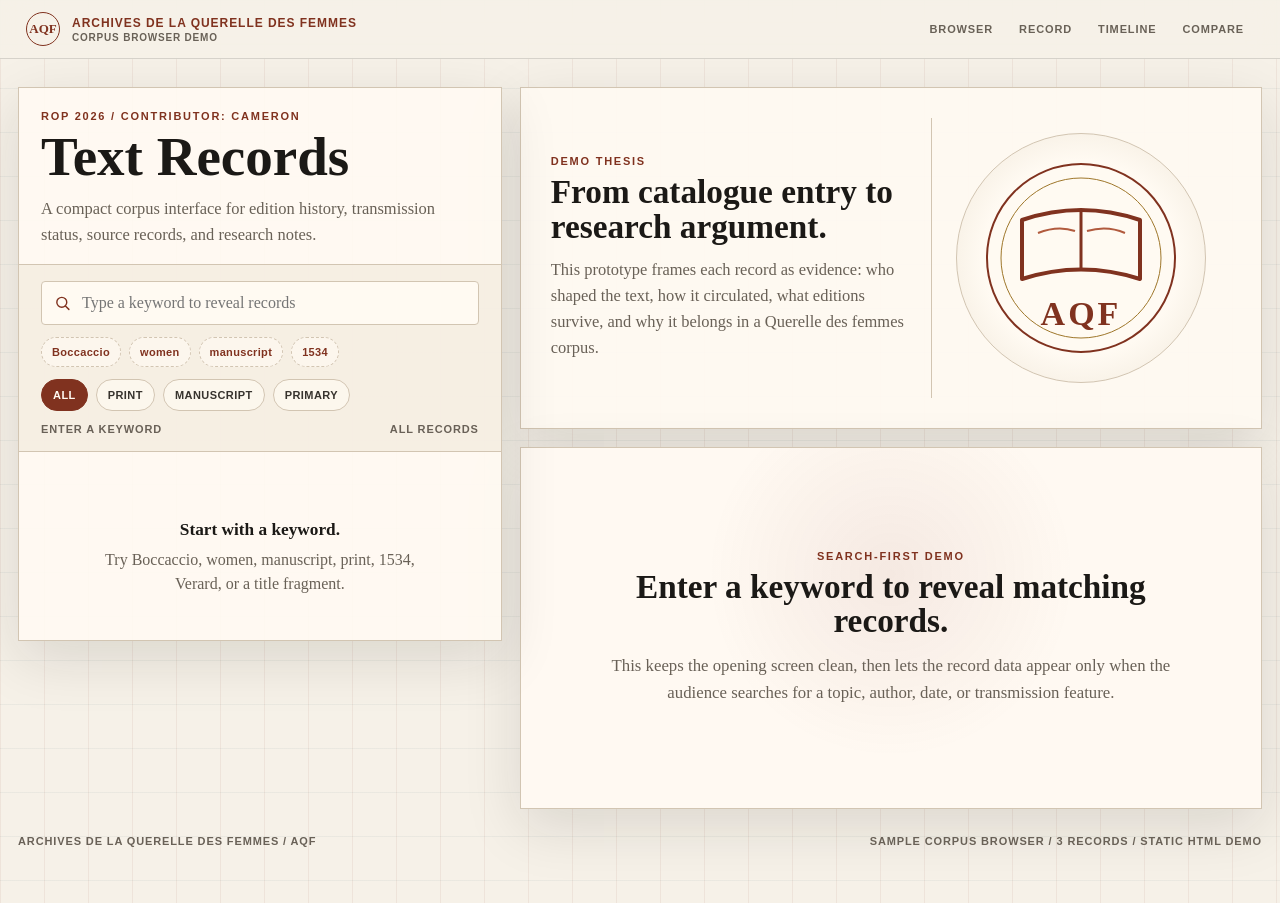
<file: aqf_corpus_demo_refined.html>
<!DOCTYPE html>
<html lang="en">
<head>
<meta charset="UTF-8">
<meta name="viewport" content="width=device-width, initial-scale=1.0">
<title>AQF Corpus Browser Demo</title>
<style>
  :root {
    --ink: #1b1916;
    --text: #37332e;
    --muted: #696157;
    --paper: #f6f1e8;
    --panel: #fffaf2;
    --panel-2: #eee5d6;
    --rule: #d2c5b2;
    --oxide: #80321f;
    --oxide-2: #b15a3d;
    --blue: #294b62;
    --sage: #4e665a;
    --gold: #9f772b;
    --charcoal: #25221e;
    --shadow: 0 18px 55px rgba(27,25,22,.12);
  }

  * { box-sizing: border-box; }

  html { scroll-behavior: smooth; }

  body {
    margin: 0;
    color: var(--ink);
    background:
      linear-gradient(90deg, rgba(128,50,31,.07) 1px, transparent 1px),
      linear-gradient(180deg, rgba(41,75,98,.055) 1px, transparent 1px),
      var(--paper);
    background-size: 44px 44px;
    font-family: Georgia, "Times New Roman", serif;
    -webkit-font-smoothing: antialiased;
  }

  button,
  input,
  select {
    font: inherit;
  }

  button {
    cursor: pointer;
  }

  a {
    color: inherit;
  }

  .app {
    min-height: 100vh;
  }

  .topbar {
    position: sticky;
    top: 0;
    z-index: 30;
    display: flex;
    justify-content: space-between;
    align-items: center;
    gap: 18px;
    padding: 12px 26px;
    border-bottom: 1px solid rgba(27,25,22,.14);
    background: rgba(246,241,232,.92);
    backdrop-filter: blur(14px);
  }

  .brand {
    display: flex;
    align-items: center;
    gap: 12px;
    min-width: 0;
  }

  .brand-mark {
    width: 34px;
    height: 34px;
    display: grid;
    place-items: center;
    flex: 0 0 auto;
    border: 1px solid var(--oxide);
    border-radius: 50%;
    color: var(--oxide);
    font: 700 13px Georgia, serif;
  }

  .brand-text {
    min-width: 0;
  }

  .brand-text strong,
  .brand-text span,
  .nav a,
  .mono {
    font-family: "Segoe UI", Arial, sans-serif;
    letter-spacing: .08em;
    text-transform: uppercase;
  }

  .brand-text strong {
    display: block;
    overflow: hidden;
    color: var(--oxide);
    font-size: 12px;
    font-weight: 700;
    text-overflow: ellipsis;
    white-space: nowrap;
  }

  .brand-text span {
    display: block;
    margin-top: 2px;
    color: var(--muted);
    font-size: 10px;
    font-weight: 600;
  }

  .nav {
    display: flex;
    flex-wrap: wrap;
    justify-content: flex-end;
    gap: 6px;
  }

  .nav a {
    padding: 8px 10px;
    color: var(--muted);
    border-radius: 4px;
    font-size: 11px;
    font-weight: 700;
    text-decoration: none;
  }

  .nav a:hover {
    color: var(--oxide);
    background: rgba(128,50,31,.08);
  }

  .shell {
    width: min(1420px, calc(100% - 36px));
    margin: 0 auto;
    padding: 28px 0 56px;
  }

  .workspace {
    display: grid;
    grid-template-columns: minmax(360px, .88fr) minmax(0, 1.35fr);
    gap: 18px;
    align-items: start;
  }

  .panel {
    border: 1px solid var(--rule);
    background: rgba(255,250,242,.92);
    box-shadow: var(--shadow);
  }

  .left-panel {
    position: sticky;
    top: 74px;
    max-height: calc(100vh - 94px);
    display: flex;
    flex-direction: column;
    overflow: hidden;
  }

  .panel-head {
    padding: 22px 22px 16px;
    border-bottom: 1px solid var(--rule);
  }

  .eyebrow {
    margin-bottom: 8px;
    color: var(--oxide);
    font: 700 11px "Segoe UI", Arial, sans-serif;
    letter-spacing: .16em;
    text-transform: uppercase;
  }

  h1,
  h2,
  h3 {
    margin: 0;
    font-family: Georgia, "Times New Roman", serif;
    letter-spacing: 0;
  }

  h1 {
    font-size: clamp(2rem, 4.3vw, 4.6rem);
    line-height: .98;
    max-width: 820px;
  }

  h2 {
    font-size: clamp(1.65rem, 2.6vw, 2.6rem);
    line-height: 1.04;
  }

  h3 {
    font-size: 1.22rem;
    line-height: 1.14;
  }

  .subhead {
    margin: 12px 0 0;
    color: var(--muted);
    font-size: 1.03rem;
    line-height: 1.58;
  }

  .toolbar {
    display: grid;
    gap: 12px;
    padding: 16px 22px;
    border-bottom: 1px solid var(--rule);
    background: rgba(238,229,214,.52);
  }

  .search-line {
    position: relative;
  }

  .search-line svg {
    position: absolute;
    top: 50%;
    left: 13px;
    width: 17px;
    height: 17px;
    transform: translateY(-50%);
    color: var(--oxide);
  }

  .search {
    width: 100%;
    min-height: 44px;
    padding: 0 14px 0 40px;
    color: var(--ink);
    border: 1px solid var(--rule);
    border-radius: 4px;
    outline: 0;
    background: var(--panel);
    font-size: 1rem;
  }

  .search:focus {
    border-color: var(--oxide-2);
    box-shadow: 0 0 0 3px rgba(177,90,61,.14);
  }

  .filters {
    display: flex;
    flex-wrap: wrap;
    gap: 8px;
  }

  .quick-queries {
    display: flex;
    flex-wrap: wrap;
    gap: 8px;
  }

  .filter {
    min-height: 32px;
    padding: 0 11px;
    border: 1px solid var(--rule);
    border-radius: 999px;
    color: var(--text);
    background: rgba(255,250,242,.72);
    font: 700 11px "Segoe UI", Arial, sans-serif;
    letter-spacing: .04em;
    text-transform: uppercase;
  }

  .keyword {
    min-height: 30px;
    padding: 0 10px;
    border: 1px dashed var(--rule);
    border-radius: 999px;
    color: var(--oxide);
    background: rgba(255,250,242,.68);
    font: 700 11px "Segoe UI", Arial, sans-serif;
    letter-spacing: .03em;
  }

  .keyword:hover {
    border-style: solid;
    border-color: var(--oxide-2);
    background: var(--panel);
  }

  .filter.active {
    color: var(--panel);
    border-color: var(--oxide);
    background: var(--oxide);
  }

  .list-meta {
    display: flex;
    justify-content: space-between;
    gap: 10px;
    color: var(--muted);
    font: 700 11px "Segoe UI", Arial, sans-serif;
    letter-spacing: .08em;
    text-transform: uppercase;
  }

  .record-list {
    overflow: auto;
    padding: 12px;
  }

  .record-card {
    width: 100%;
    display: grid;
    gap: 12px;
    margin-bottom: 10px;
    padding: 16px;
    text-align: left;
    border: 1px solid rgba(210,197,178,.9);
    border-radius: 6px;
    color: var(--ink);
    background: rgba(255,250,242,.84);
  }

  .record-card:hover,
  .record-card.active {
    border-color: var(--oxide-2);
    background: var(--panel);
  }

  .record-card.active {
    box-shadow: 0 8px 24px rgba(128,50,31,.12);
  }

  .record-topline {
    display: flex;
    justify-content: space-between;
    align-items: flex-start;
    gap: 14px;
  }

  .record-card h3 {
    max-width: 260px;
  }

  .tag {
    display: inline-flex;
    align-items: center;
    min-height: 22px;
    padding: 0 8px;
    color: var(--panel);
    border-radius: 999px;
    background: var(--sage);
    font: 700 10px "Segoe UI", Arial, sans-serif;
    letter-spacing: .07em;
    text-transform: uppercase;
    white-space: nowrap;
  }

  .tag.print { background: var(--blue); }
  .tag.primary { background: var(--oxide); }
  .tag.lost { background: var(--gold); color: #fffaf2; }

  .record-meta {
    color: var(--muted);
    font-size: .96rem;
    line-height: 1.45;
  }

  .record-facts {
    display: grid;
    grid-template-columns: repeat(3, minmax(0, 1fr));
    gap: 8px;
  }

  .fact {
    min-height: 54px;
    padding: 8px;
    border: 1px solid rgba(210,197,178,.75);
    background: rgba(238,229,214,.5);
  }

  .fact span {
    display: block;
    color: var(--oxide);
    font: 700 10px "Segoe UI", Arial, sans-serif;
    letter-spacing: .08em;
    text-transform: uppercase;
  }

  .fact strong {
    display: block;
    margin-top: 3px;
    font-size: .95rem;
    line-height: 1.2;
  }

  .empty {
    display: none;
    padding: 44px 22px;
    color: var(--muted);
    text-align: center;
  }

  .empty.show {
    display: block;
  }

  .empty strong {
    display: block;
    margin-bottom: 8px;
    color: var(--ink);
    font: 700 1.08rem Georgia, "Times New Roman", serif;
  }

  .empty span {
    display: block;
    max-width: 340px;
    margin: 0 auto;
    line-height: 1.5;
  }

  .right-stack {
    display: grid;
    gap: 18px;
  }

  .hero-panel {
    display: grid;
    grid-template-columns: minmax(0, 1fr) 300px;
    gap: 24px;
    align-items: center;
    padding: 30px;
    overflow: hidden;
  }

  .hero-visual {
    min-height: 280px;
    display: grid;
    place-items: center;
    border-left: 1px solid var(--rule);
  }

  .seal {
    width: min(250px, 78vw);
    aspect-ratio: 1;
    display: grid;
    place-items: center;
    border: 1px solid var(--rule);
    border-radius: 50%;
    background: radial-gradient(circle, #fffaf2 0 56%, #eee5d6 100%);
  }

  svg {
    max-width: 100%;
    height: auto;
  }

  .stats {
    display: grid;
    grid-template-columns: repeat(4, minmax(0, 1fr));
    gap: 1px;
    border: 1px solid var(--rule);
    background: var(--rule);
  }

  .stat {
    min-height: 106px;
    padding: 16px;
    background: rgba(255,250,242,.94);
  }

  .stat strong {
    display: block;
    color: var(--oxide);
    font-size: 2rem;
    line-height: .95;
  }

  .stat span {
    display: block;
    margin-top: 10px;
    color: var(--muted);
    font: 700 11px "Segoe UI", Arial, sans-serif;
    letter-spacing: .08em;
    text-transform: uppercase;
  }

  .detail {
    padding: 0;
    overflow: hidden;
  }

  .detail-placeholder {
    min-height: 360px;
    display: grid;
    place-items: center;
    padding: 34px;
    text-align: center;
    background:
      radial-gradient(circle at 50% 35%, rgba(128,50,31,.08), transparent 42%),
      rgba(255,250,242,.92);
  }

  .detail-placeholder-inner {
    max-width: 560px;
  }

  .detail-placeholder h2 {
    margin-bottom: 14px;
  }

  .detail-placeholder p {
    margin: 0;
    color: var(--muted);
    font-size: 1.05rem;
    line-height: 1.6;
  }

  .contextual-hidden {
    display: none;
  }

  .detail-head {
    display: grid;
    grid-template-columns: minmax(0, 1fr) auto;
    gap: 16px;
    align-items: start;
    padding: 28px 30px;
    color: #fffaf2;
    background: var(--charcoal);
  }

  .detail-head p {
    margin: 12px 0 0;
    color: #d9cfbd;
    font-size: 1rem;
    line-height: 1.55;
  }

  .detail-badges {
    display: flex;
    flex-wrap: wrap;
    justify-content: flex-end;
    gap: 8px;
  }

  .detail-body {
    display: grid;
    grid-template-columns: minmax(0, 1fr) 320px;
    gap: 0;
  }

  .fields {
    padding: 22px 30px 30px;
  }

  .field {
    display: grid;
    grid-template-columns: 170px minmax(0, 1fr);
    gap: 18px;
    padding: 14px 0;
    border-bottom: 1px solid var(--rule);
  }

  .field:last-child {
    border-bottom: 0;
  }

  .label {
    color: var(--oxide);
    font: 700 11px "Segoe UI", Arial, sans-serif;
    letter-spacing: .08em;
    text-transform: uppercase;
  }

  .value {
    color: var(--text);
    font-size: 1.02rem;
    line-height: 1.58;
  }

  .side {
    padding: 22px;
    border-left: 1px solid var(--rule);
    background: rgba(238,229,214,.55);
  }

  .side-block + .side-block {
    margin-top: 20px;
    padding-top: 20px;
    border-top: 1px solid var(--rule);
  }

  .side h3 {
    margin-bottom: 12px;
    font-size: 1.08rem;
  }

  .note-list {
    display: grid;
    gap: 10px;
  }

  .note {
    padding: 12px;
    border-left: 3px solid var(--oxide-2);
    background: rgba(255,250,242,.78);
    color: var(--text);
    line-height: 1.5;
  }

  .editions {
    display: grid;
    gap: 8px;
  }

  .edition {
    display: grid;
    grid-template-columns: 70px minmax(0, 1fr) auto;
    gap: 10px;
    align-items: center;
    padding: 10px;
    border: 1px solid rgba(210,197,178,.9);
    background: rgba(255,250,242,.8);
  }

  .edition.corpus {
    border-color: var(--oxide-2);
    box-shadow: inset 3px 0 0 var(--oxide);
  }

  .edition-no {
    color: var(--oxide);
    font: 700 11px "Segoe UI", Arial, sans-serif;
    letter-spacing: .04em;
  }

  .edition-main {
    min-width: 0;
    color: var(--text);
    font-size: .92rem;
    line-height: 1.35;
  }

  .edition-main small {
    display: block;
    margin-top: 2px;
    color: var(--muted);
  }

  .edition a {
    display: inline-flex;
    align-items: center;
    min-height: 28px;
    padding: 0 9px;
    border: 1px solid var(--oxide-2);
    border-radius: 4px;
    color: var(--oxide);
    font: 700 10px "Segoe UI", Arial, sans-serif;
    letter-spacing: .06em;
    text-decoration: none;
    text-transform: uppercase;
  }

  .edition a:hover {
    color: var(--panel);
    background: var(--oxide);
  }

  .timeline {
    display: grid;
    grid-template-columns: repeat(5, minmax(155px, 1fr));
    gap: 1px;
    overflow-x: auto;
    border: 1px solid var(--rule);
    background: var(--rule);
  }

  .moment {
    min-height: 142px;
    padding: 16px;
    background: rgba(255,250,242,.94);
  }

  .moment strong {
    display: block;
    margin-bottom: 10px;
    color: var(--oxide);
    font-size: 1.25rem;
  }

  .moment span {
    color: var(--muted);
    line-height: 1.42;
  }

  .compare {
    display: grid;
    grid-template-columns: repeat(3, minmax(0, 1fr));
    gap: 1px;
    border: 1px solid var(--rule);
    background: var(--rule);
  }

  .compare-card {
    padding: 18px;
    background: rgba(255,250,242,.94);
  }

  .compare-card p {
    margin: 10px 0 0;
    color: var(--muted);
    line-height: 1.5;
  }

  .section-title {
    display: flex;
    justify-content: space-between;
    gap: 12px;
    align-items: end;
    margin-bottom: 12px;
  }

  .section-title p {
    max-width: 560px;
    margin: 0;
    color: var(--muted);
    line-height: 1.5;
  }

  footer {
    display: flex;
    justify-content: space-between;
    gap: 12px;
    flex-wrap: wrap;
    padding: 26px 0 0;
    color: var(--muted);
    font: 700 11px "Segoe UI", Arial, sans-serif;
    letter-spacing: .08em;
    text-transform: uppercase;
  }

  @media (max-width: 1120px) {
    .workspace,
    .hero-panel,
    .detail-body {
      grid-template-columns: 1fr;
    }

    .left-panel {
      position: relative;
      top: auto;
      max-height: none;
    }

    .hero-visual,
    .side {
      border-left: 0;
      border-top: 1px solid var(--rule);
    }
  }

  @media (max-width: 780px) {
    .topbar {
      align-items: flex-start;
      flex-direction: column;
      padding: 12px 18px;
    }

    .nav {
      justify-content: flex-start;
      width: 100%;
    }

    .shell {
      width: min(100% - 24px, 1420px);
      padding-top: 18px;
    }

    .panel-head,
    .hero-panel,
    .detail-head,
    .fields {
      padding-left: 20px;
      padding-right: 20px;
    }

    .stats,
    .compare,
    .record-facts {
      grid-template-columns: 1fr;
    }

    .field {
      grid-template-columns: 1fr;
      gap: 6px;
    }

    .detail-head {
      grid-template-columns: 1fr;
    }

    .detail-badges {
      justify-content: flex-start;
    }

    .edition {
      grid-template-columns: 1fr;
    }
  }
</style>
</head>
<body>
<div class="app">
  <header class="topbar">
    <div class="brand">
      <div class="brand-mark">AQF</div>
      <div class="brand-text">
        <strong>Archives de la Querelle des femmes</strong>
        <span>Corpus Browser Demo</span>
      </div>
    </div>
    <nav class="nav" aria-label="Page sections">
      <a href="#browser">Browser</a>
      <a href="#record">Record</a>
      <a href="#timeline">Timeline</a>
      <a href="#compare">Compare</a>
    </nav>
  </header>

  <main class="shell">
    <section class="workspace" id="browser">
      <aside class="panel left-panel" aria-label="Corpus controls and record list">
        <div class="panel-head">
          <div class="eyebrow">ROP 2026 / Contributor: Cameron</div>
          <h1>Text Records</h1>
          <p class="subhead">A compact corpus interface for edition history, transmission status, source records, and research notes.</p>
        </div>

        <div class="toolbar">
          <label class="search-line" aria-label="Search records">
            <svg viewBox="0 0 24 24" aria-hidden="true">
              <circle cx="11" cy="11" r="7" fill="none" stroke="currentColor" stroke-width="2"></circle>
              <path d="M16.5 16.5 21 21" fill="none" stroke="currentColor" stroke-width="2" stroke-linecap="round"></path>
            </svg>
            <input class="search" id="search" type="search" placeholder="Type a keyword to reveal records" autocomplete="off">
          </label>

          <div class="quick-queries" aria-label="Suggested keyword searches">
            <button class="keyword" data-query="Boccaccio">Boccaccio</button>
            <button class="keyword" data-query="women">women</button>
            <button class="keyword" data-query="manuscript">manuscript</button>
            <button class="keyword" data-query="1534">1534</button>
          </div>

          <div class="filters" aria-label="Transmission filters">
            <button class="filter active" data-filter="all">All</button>
            <button class="filter" data-filter="print">Print</button>
            <button class="filter" data-filter="manuscript">Manuscript</button>
            <button class="filter" data-filter="primary">Primary</button>
          </div>

          <div class="list-meta">
            <span id="count">Enter a keyword</span>
            <span id="activeFilter">All records</span>
          </div>
        </div>

        <div class="record-list" id="recordList"></div>
        <div class="empty" id="emptyState"></div>
      </aside>

      <div class="right-stack">
        <section class="panel hero-panel" aria-label="Corpus overview">
          <div>
            <div class="eyebrow">Demo thesis</div>
            <h2>From catalogue entry to research argument.</h2>
            <p class="subhead">This prototype frames each record as evidence: who shaped the text, how it circulated, what editions survive, and why it belongs in a Querelle des femmes corpus.</p>
          </div>
          <div class="hero-visual" aria-hidden="true">
            <div class="seal">
              <svg width="210" height="210" viewBox="0 0 210 210" xmlns="http://www.w3.org/2000/svg">
                <circle cx="105" cy="105" r="94" fill="none" stroke="#80321f" stroke-width="2"/>
                <circle cx="105" cy="105" r="80" fill="none" stroke="#9f772b" stroke-width="1"/>
                <path d="M46 126 Q105 107 164 126 L164 67 Q105 47 46 67 Z" fill="none" stroke="#80321f" stroke-width="4" stroke-linejoin="round"/>
                <line x1="105" y1="56" x2="105" y2="116" stroke="#80321f" stroke-width="3"/>
                <path d="M62 80 Q82 72 99 78" stroke="#b15a3d" stroke-width="2" fill="none"/>
                <path d="M111 78 Q131 72 149 80" stroke="#b15a3d" stroke-width="2" fill="none"/>
                <text x="105" y="172" text-anchor="middle" font-family="Georgia, serif" font-size="34" font-weight="700" fill="#80321f" letter-spacing="3">AQF</text>
              </svg>
            </div>
          </div>
        </section>

        <section class="stats contextual-hidden" id="statsBlock" aria-label="Corpus statistics">
          <div class="stat"><strong id="statRecords">3</strong><span>records</span></div>
          <div class="stat"><strong id="statPrint">2</strong><span>print traditions</span></div>
          <div class="stat"><strong id="statManuscript">1</strong><span>manuscript only</span></div>
          <div class="stat"><strong id="statEditions">11</strong><span>edition links</span></div>
        </section>

        <section class="panel detail" id="record" aria-live="polite"></section>

        <section id="timeline" class="contextual-hidden">
          <div class="section-title">
            <div>
              <div class="eyebrow">Le Cameron in focus</div>
              <h2>Transmission timeline</h2>
            </div>
            <p>The record makes more sense when the title, translations, and publishers are seen as a sequence.</p>
          </div>
          <div class="timeline">
            <div class="moment"><strong>1349-53</strong><span>Boccaccio writes the Italian Decameron.</span></div>
            <div class="moment"><strong>1411-14</strong><span>Premierfait translates from a Latin intermediary for Jean de Berry.</span></div>
            <div class="moment"><strong>1485</strong><span>Verard prints and reworks the text for a new reading public.</span></div>
            <div class="moment"><strong>1534</strong><span>The corpus edition circulates as Le Cameron.</span></div>
            <div class="moment"><strong>1545</strong><span>Le Macon translates directly from Italian and supersedes the older line.</span></div>
          </div>
        </section>

        <section id="compare" class="contextual-hidden">
          <div class="section-title">
            <div>
              <div class="eyebrow">Research angle</div>
              <h2>Why the three records belong together</h2>
            </div>
          </div>
          <div class="compare">
            <article class="compare-card">
              <h3>Le Cameron</h3>
              <p>Shows how a translation becomes a publisher-shaped print object, and how women in the frame function as speakers and judges.</p>
            </article>
            <article class="compare-card">
              <h3>Defensione delle donne</h3>
              <p>Contrasts print circulation with manuscript survival, while keeping the pro-woman polemical tradition visible.</p>
            </article>
            <article class="compare-card">
              <h3>Recueil des dames illustres</h3>
              <p>Expands the corpus toward catalogues of exemplary women, shifting attention to packaging, attribution, and later editions.</p>
            </article>
          </div>
        </section>
      </div>
    </section>

    <footer>
      <span>Archives de la Querelle des femmes / AQF</span>
      <span>Sample corpus browser / 3 records / static HTML demo</span>
    </footer>
  </main>
</div>

<script>
const RECORDS = [
  {
    id: "le-cameron",
    primary: true,
    transmission: "print",
    title: "Le Cameron",
    subtitle: "autrement dit Les Cent Nouvelles",
    author: "Giovanni Boccaccio (Boccace)",
    translator: "Laurent de Premierfait",
    year: "1534",
    genre: "Novella collection / frame narrative",
    period: "French Renaissance print tradition; Middle French translation of a 14th-century Italian work",
    circulation: "Print only in the corpus record; earliest known French print edition 1485",
    description: "A sixteenth-century printed edition of Laurent de Premierfait's Middle French translation of Boccaccio's Decameron. The work is relevant to AQF because the frame places seven women at the center as speakers, judges, and interpreters of the stories.",
    argument: "This record turns a bibliographic entry into a story about transmission: Premierfait's translation, Verard's print reworking, the 1534 corpus edition, and Le Macon's later direct translation from Italian.",
    keywords: "boccaccio decameron cameron cent nouvelles premierfait verard le macon women narrators plague marriage sexuality print manuscript edition translation",
    fields: [
      ["Original title", "Le Cameron autrement dit Les Cent Nouvelles composees en langue latine par Jehan Bocace et mises en francoys par Laurens de premier faict."],
      ["Translator / source", "Premierfait translated through a Latin intermediary, unlike Le Macon, who later translated directly from Italian."],
      ["AQF relevance", "Women in the frame are not passive. They set themes, judge tales, and interpret stories."],
      ["Title note", "Le Cameron preserves a transmission error: Decameron was read as de Cameron, as if de were the French preposition."]
    ],
    editions: [
      ["70907", "1485", "Livre de cent nouvelles / Paris, Verard", "3 copies", "https://www.ustc.ac.uk/editions/70907", false],
      ["61164", "[1503]", "Des cent nouvelles / Paris, Verard", "5 copies; Gallica copy", "https://www.ustc.ac.uk/editions/61164", false],
      ["768440", "1521", "Livre de cent nouvelles / Paris, widow of M. Le Noir", "1 copy", "https://www.ustc.ac.uk/editions/768440", false],
      ["37960", "1534", "Le cameron / Paris, Cousteau et Jean Petit", "4 copies; corpus focus", "https://www.ustc.ac.uk/editions/37960", true],
      ["37558", "1537", "Le Cameron / Paris, Janot and Lotrian", "Confirmed through BP16", "https://www.ustc.ac.uk/editions/37558", false],
      ["41398", "1541", "Le cameron / Paris, s.n.", "3 copies", "https://www.ustc.ac.uk/editions/41398", false]
    ],
    notes: [
      "The old translation criticized by Le Macon's camp was likely the Verard print tradition, not simply Premierfait's manuscript version.",
      "The publisher becomes central: Verard shaped the printed text, audience, illustration program, and meaning.",
      "No digital copy is known for the 1534 corpus edition; a related Verard-line copy is available through Gallica."
    ],
    modern: "Boccace, Decameron, translation of Laurent de Premierfait, ed. G. Di Stefano, Montreal: CERES, 1998.",
    heurist: "Author: Boccaccio / Translator: Premierfait / Primary external record: USTC 37960"
  },
  {
    id: "defensione-donne",
    primary: false,
    transmission: "manuscript",
    title: "Defensione delle donne",
    subtitle: "contro i maledici loro calunniatori",
    author: "Agostino Strozzi",
    translator: "",
    year: "ca. 1501",
    genre: "Pro-woman polemical treatise",
    period: "Early sixteenth-century Italian vernacular manuscript culture",
    circulation: "Manuscript only; no print editions identified",
    description: "A vernacular Italian defense of women against detractors. Its manuscript-only survival makes it a useful contrast to the heavily printed Decameron tradition.",
    argument: "This record demonstrates that AQF needs to track both print abundance and manuscript scarcity, because both are forms of historical evidence.",
    keywords: "agostino strozzi defensione donne defence women italian vernacular manuscript treatise querelle pro woman polemic florence milan",
    fields: [
      ["Transmission", "Manuscript only; no prints found."],
      ["Shelfmarks", "Firenze, BNC, Ms Palatino 726; Milano, Braidense, Cod. A, D, IX, 27."],
      ["AQF relevance", "A direct defense of women within the Querelle des femmes tradition."],
      ["Corpus contrast", "Pairs well with Le Cameron because it shows an opposite survival pattern."]
    ],
    editions: [],
    notes: [
      "No print tradition has been identified, which makes manuscript description essential rather than secondary.",
      "The record helps the demo show that a corpus browser is not just a list of digitized printed books."
    ],
    modern: "",
    heurist: "Author: Agostino Strozzi / Transmission: manuscript only"
  },
  {
    id: "recueil-dames",
    primary: false,
    transmission: "print",
    title: "Le Recueil des dames illustres en vertu",
    subtitle: "",
    author: "Alexandre van den Busche (dit Sylvain de Flandres)",
    translator: "",
    year: "1574",
    genre: "Catalogue of illustrious women / moral exemplary literature",
    period: "French Renaissance print tradition; editions recorded through 1609",
    circulation: "Print; first edition lacks a USTC record and some later editions are lost books",
    description: "A French Renaissance catalogue of women celebrated for virtue, organized by exemplary qualities such as chastity, learning, charity, and martial courage.",
    argument: "This record highlights unstable attribution and changing title packaging across editions.",
    keywords: "van den busche sylvain flandres recueil dames illustres vertu women catalogue virtue querelle french renaissance lyon rouen moral sonnet",
    fields: [
      ["First edition", "1574; multiple editions followed to 1609."],
      ["Shelfmark", "London, British Library: 8415 a 9 for the 1581 edition."],
      ["AQF relevance", "A catalogue of virtuous women within the pro-woman tradition."],
      ["Attribution", "The author's name varies significantly across sources; authority records matter."]
    ],
    editions: [
      ["94485", "1575", "Recueil des dames illustres / Paris, Bonfons", "Lost book", "https://www.ustc.ac.uk/editions/94485", false],
      ["93527", "1576", "Recueil des dames illustres / Paris, Bonfons", "Lost book", "https://www.ustc.ac.uk/editions/93527", false],
      ["56213", "1581", "Le recueil des dames illustres / Lyon, Rigaud", "1 copy; British Library", "https://www.ustc.ac.uk/editions/56213", true],
      ["6812207", "1603", "Sommaire des Dames illustres / Rouen, Le Villain", "2 copies", "https://www.ustc.ac.uk/editions/6812207", false],
      ["3143543", "1609", "Sommaires des vies des hommes illustres / Rouen", "1 copy; Harvard Houghton", "https://www.ustc.ac.uk/editions/3143543", false]
    ],
    notes: [
      "By 1603 the title shifts to Sommaire des Dames illustres; by 1609 it is packaged with lives of illustrious men.",
      "This record is useful for explaining why authority control and title variants matter in early modern bibliography."
    ],
    modern: "In Eloges collectifs de femmes a la Renaissance francaise, ed. R.-C. Breitenstein et al., Saint-Etienne, 2021.",
    heurist: "Author: Alexandre van den Busche / USTC 56213 for the 1581 edition"
  }
];

const state = {
  filter: "all",
  query: "",
  selected: null
};

const els = {
  list: document.getElementById("recordList"),
  detail: document.getElementById("record"),
  search: document.getElementById("search"),
  filters: Array.from(document.querySelectorAll(".filter")),
  keywords: Array.from(document.querySelectorAll(".keyword")),
  count: document.getElementById("count"),
  activeFilter: document.getElementById("activeFilter"),
  empty: document.getElementById("emptyState"),
  statsBlock: document.getElementById("statsBlock"),
  timeline: document.getElementById("timeline"),
  compare: document.getElementById("compare"),
  statRecords: document.getElementById("statRecords"),
  statPrint: document.getElementById("statPrint"),
  statManuscript: document.getElementById("statManuscript"),
  statEditions: document.getElementById("statEditions")
};

function escapeHTML(value) {
  return String(value)
    .replaceAll("&", "&amp;")
    .replaceAll("<", "&lt;")
    .replaceAll(">", "&gt;")
    .replaceAll('"', "&quot;");
}

function matches(record) {
  const filterMatch =
    state.filter === "all" ||
    record.transmission === state.filter ||
    (state.filter === "primary" && record.primary);
  const haystack = [
    record.title,
    record.subtitle,
    record.author,
    record.translator,
    record.year,
    record.genre,
    record.period,
    record.circulation,
    record.keywords
  ].join(" ").toLowerCase();
  return filterMatch && haystack.includes(state.query);
}

function filteredRecords() {
  if (!state.query) return [];
  return RECORDS.filter(matches);
}

function renderStats() {
  els.statRecords.textContent = RECORDS.length;
  els.statPrint.textContent = RECORDS.filter(r => r.transmission === "print").length;
  els.statManuscript.textContent = RECORDS.filter(r => r.transmission === "manuscript").length;
  els.statEditions.textContent = RECORDS.reduce((sum, r) => sum + r.editions.length, 0);
}

function renderList() {
  const items = filteredRecords();
  const hasQuery = Boolean(state.query);

  if (!hasQuery) {
    state.selected = null;
    els.list.innerHTML = "";
    els.count.textContent = "Enter a keyword";
    els.empty.innerHTML = `
      <strong>Start with a keyword.</strong>
      <span>Try Boccaccio, women, manuscript, print, 1534, Verard, or a title fragment.</span>
    `;
    els.empty.classList.add("show");
    els.activeFilter.textContent = state.filter === "all" ? "All records" : `${state.filter} records`;
    return;
  }

  if (!items.some(item => item.id === state.selected) && items.length) {
    state.selected = items[0].id;
  }

  els.list.innerHTML = items.map(record => {
    const active = record.id === state.selected ? " active" : "";
    const transmissionClass = record.transmission === "print" ? "print" : "";
    const subtitle = record.subtitle ? `<div class="record-meta"><em>${escapeHTML(record.subtitle)}</em></div>` : "";
    return `
      <button class="record-card${active}" data-id="${record.id}">
        <div class="record-topline">
          <div>
            <h3>${escapeHTML(record.title)}</h3>
            ${subtitle}
          </div>
          <span class="tag ${record.primary ? "primary" : transmissionClass}">${record.primary ? "Focus" : record.transmission}</span>
        </div>
        <div class="record-meta">${escapeHTML(record.author)}${record.translator ? " / trans. " + escapeHTML(record.translator) : ""}</div>
        <div class="record-facts">
          <div class="fact"><span>Year</span><strong>${escapeHTML(record.year)}</strong></div>
          <div class="fact"><span>Mode</span><strong>${escapeHTML(record.transmission)}</strong></div>
          <div class="fact"><span>Links</span><strong>${record.editions.length}</strong></div>
        </div>
      </button>
    `;
  }).join("");

  els.count.textContent = `${items.length} record${items.length === 1 ? "" : "s"}`;
  const filterText = state.filter === "all" ? "All records" : `${state.filter} records`;
  els.activeFilter.textContent = filterText;
  els.empty.innerHTML = `
    <strong>No matching records.</strong>
    <span>Try a broader keyword, or switch the filter back to All.</span>
  `;
  els.empty.classList.toggle("show", items.length === 0);

  Array.from(document.querySelectorAll(".record-card")).forEach(card => {
    card.addEventListener("click", () => {
      state.selected = card.dataset.id;
      render();
      document.getElementById("record").scrollIntoView({ block: "nearest" });
    });
  });
}

function renderDetail() {
  const items = filteredRecords();

  if (!state.query) {
    els.detail.innerHTML = `
      <div class="detail-placeholder">
        <div class="detail-placeholder-inner">
          <div class="eyebrow">Search-first demo</div>
          <h2>Enter a keyword to reveal matching records.</h2>
          <p>This keeps the opening screen clean, then lets the record data appear only when the audience searches for a topic, author, date, or transmission feature.</p>
        </div>
      </div>
    `;
    return;
  }

  if (!items.length) {
    els.detail.innerHTML = `
      <div class="detail-placeholder">
        <div class="detail-placeholder-inner">
          <div class="eyebrow">No result</div>
          <h2>No record matches this search.</h2>
          <p>Use a broader term such as women, print, manuscript, Boccaccio, 1534, or Recueil.</p>
        </div>
      </div>
    `;
    return;
  }

  const record = RECORDS.find(item => item.id === state.selected) || items[0];

  const badges = [
    record.primary ? '<span class="tag primary">Primary focus</span>' : "",
    `<span class="tag ${record.transmission === "print" ? "print" : ""}">${escapeHTML(record.transmission)}</span>`,
    record.editions.some(e => /lost/i.test(e[3])) ? '<span class="tag lost">Lost-book evidence</span>' : ""
  ].filter(Boolean).join("");

  const fields = [
    ["Author", record.author],
    ["Translator", record.translator || "Not applicable"],
    ["Date", record.year],
    ["Genre", record.genre],
    ["Period", record.period],
    ["Circulation", record.circulation],
    ...record.fields,
    ["Research argument", record.argument],
    ["Modern edition", record.modern || "No modern edition entered"],
    ["Heurist linking", record.heurist]
  ];

  const editionHTML = record.editions.length
    ? record.editions.map(edition => `
      <div class="edition ${edition[5] ? "corpus" : ""}">
        <div class="edition-no">${escapeHTML(edition[0])}</div>
        <div class="edition-main">
          <strong>${escapeHTML(edition[1])}</strong> ${escapeHTML(edition[2])}
          <small>${escapeHTML(edition[3])}</small>
        </div>
        <a href="${edition[4]}" target="_blank" rel="noreferrer">USTC</a>
      </div>
    `).join("")
    : '<div class="note">No print edition links entered for this manuscript-only record.</div>';

  els.detail.innerHTML = `
    <div class="detail-head">
      <div>
        <div class="eyebrow">Selected record</div>
        <h2>${escapeHTML(record.title)}</h2>
        ${record.subtitle ? `<p><em>${escapeHTML(record.subtitle)}</em></p>` : ""}
        <p>${escapeHTML(record.description)}</p>
      </div>
      <div class="detail-badges">${badges}</div>
    </div>
    <div class="detail-body">
      <div class="fields">
        ${fields.map(field => `
          <div class="field">
            <div class="label">${escapeHTML(field[0])}</div>
            <div class="value">${escapeHTML(field[1])}</div>
          </div>
        `).join("")}
      </div>
      <aside class="side">
        <div class="side-block">
          <h3>Edition trail</h3>
          <div class="editions">${editionHTML}</div>
        </div>
        <div class="side-block">
          <h3>Research notes</h3>
          <div class="note-list">
            ${record.notes.map(note => `<div class="note">${escapeHTML(note)}</div>`).join("")}
          </div>
        </div>
      </aside>
    </div>
  `;
}

function renderFilters() {
  els.filters.forEach(button => {
    button.classList.toggle("active", button.dataset.filter === state.filter);
  });
}

function render() {
  renderStats();
  renderFilters();
  renderList();
  renderDetail();
  const showContext = Boolean(state.query) && filteredRecords().length > 0;
  els.statsBlock.classList.toggle("contextual-hidden", !showContext);
  els.timeline.classList.toggle("contextual-hidden", !showContext);
  els.compare.classList.toggle("contextual-hidden", !showContext);
}

els.search.addEventListener("input", event => {
  state.query = event.target.value.trim().toLowerCase();
  render();
});

els.filters.forEach(button => {
  button.addEventListener("click", () => {
    state.filter = button.dataset.filter;
    render();
  });
});

els.keywords.forEach(button => {
  button.addEventListener("click", () => {
    state.query = button.dataset.query.toLowerCase();
    els.search.value = button.dataset.query;
    render();
  });
});

render();
</script>
</body>
</html>
</file>
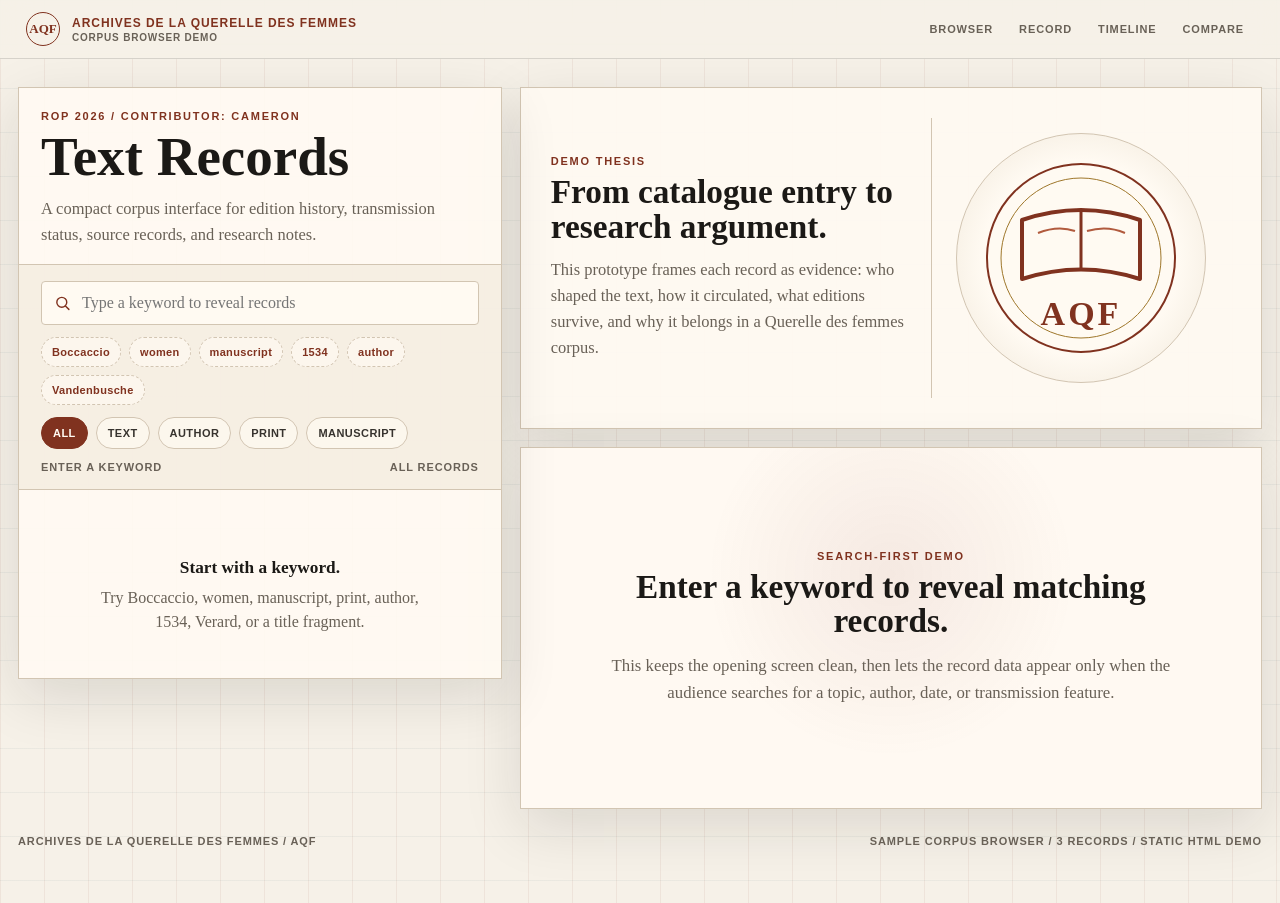
<file: corpus.html>
<!DOCTYPE html>
<html lang="en">
<head>
<meta charset="UTF-8">
<meta name="viewport" content="width=device-width, initial-scale=1.0">
<title>AQF Corpus Browser Demo</title>
<style>
  :root {
    --ink: #1b1916;
    --text: #37332e;
    --muted: #696157;
    --paper: #f6f1e8;
    --panel: #fffaf2;
    --panel-2: #eee5d6;
    --rule: #d2c5b2;
    --oxide: #80321f;
    --oxide-2: #b15a3d;
    --blue: #294b62;
    --sage: #4e665a;
    --gold: #9f772b;
    --charcoal: #25221e;
    --shadow: 0 18px 55px rgba(27,25,22,.12);
  }

  * { box-sizing: border-box; }

  html { scroll-behavior: smooth; }

  body {
    margin: 0;
    color: var(--ink);
    background:
      linear-gradient(90deg, rgba(128,50,31,.07) 1px, transparent 1px),
      linear-gradient(180deg, rgba(41,75,98,.055) 1px, transparent 1px),
      var(--paper);
    background-size: 44px 44px;
    font-family: Georgia, "Times New Roman", serif;
    -webkit-font-smoothing: antialiased;
  }

  button,
  input,
  select {
    font: inherit;
  }

  button {
    cursor: pointer;
  }

  a {
    color: inherit;
  }

  .app {
    min-height: 100vh;
  }

  .topbar {
    position: sticky;
    top: 0;
    z-index: 30;
    display: flex;
    justify-content: space-between;
    align-items: center;
    gap: 18px;
    padding: 12px 26px;
    border-bottom: 1px solid rgba(27,25,22,.14);
    background: rgba(246,241,232,.92);
    backdrop-filter: blur(14px);
  }

  .brand {
    display: flex;
    align-items: center;
    gap: 12px;
    min-width: 0;
  }

  .brand-mark {
    width: 34px;
    height: 34px;
    display: grid;
    place-items: center;
    flex: 0 0 auto;
    border: 1px solid var(--oxide);
    border-radius: 50%;
    color: var(--oxide);
    font: 700 13px Georgia, serif;
  }

  .brand-text {
    min-width: 0;
  }

  .brand-text strong,
  .brand-text span,
  .nav a,
  .mono {
    font-family: "Segoe UI", Arial, sans-serif;
    letter-spacing: .08em;
    text-transform: uppercase;
  }

  .brand-text strong {
    display: block;
    overflow: hidden;
    color: var(--oxide);
    font-size: 12px;
    font-weight: 700;
    text-overflow: ellipsis;
    white-space: nowrap;
  }

  .brand-text span {
    display: block;
    margin-top: 2px;
    color: var(--muted);
    font-size: 10px;
    font-weight: 600;
  }

  .nav {
    display: flex;
    flex-wrap: wrap;
    justify-content: flex-end;
    gap: 6px;
  }

  .nav a {
    padding: 8px 10px;
    color: var(--muted);
    border-radius: 4px;
    font-size: 11px;
    font-weight: 700;
    text-decoration: none;
  }

  .nav a:hover {
    color: var(--oxide);
    background: rgba(128,50,31,.08);
  }

  .shell {
    width: min(1420px, calc(100% - 36px));
    margin: 0 auto;
    padding: 28px 0 56px;
  }

  .workspace {
    display: grid;
    grid-template-columns: minmax(360px, .88fr) minmax(0, 1.35fr);
    gap: 18px;
    align-items: start;
  }

  .panel {
    border: 1px solid var(--rule);
    background: rgba(255,250,242,.92);
    box-shadow: var(--shadow);
  }

  .left-panel {
    position: sticky;
    top: 74px;
    max-height: calc(100vh - 94px);
    display: flex;
    flex-direction: column;
    overflow: hidden;
  }

  .panel-head {
    padding: 22px 22px 16px;
    border-bottom: 1px solid var(--rule);
  }

  .eyebrow {
    margin-bottom: 8px;
    color: var(--oxide);
    font: 700 11px "Segoe UI", Arial, sans-serif;
    letter-spacing: .16em;
    text-transform: uppercase;
  }

  h1,
  h2,
  h3 {
    margin: 0;
    font-family: Georgia, "Times New Roman", serif;
    letter-spacing: 0;
  }

  h1 {
    font-size: clamp(2rem, 4.3vw, 4.6rem);
    line-height: .98;
    max-width: 820px;
  }

  h2 {
    font-size: clamp(1.65rem, 2.6vw, 2.6rem);
    line-height: 1.04;
  }

  h3 {
    font-size: 1.22rem;
    line-height: 1.14;
  }

  .subhead {
    margin: 12px 0 0;
    color: var(--muted);
    font-size: 1.03rem;
    line-height: 1.58;
  }

  .toolbar {
    display: grid;
    gap: 12px;
    padding: 16px 22px;
    border-bottom: 1px solid var(--rule);
    background: rgba(238,229,214,.52);
  }

  .search-line {
    position: relative;
  }

  .search-line svg {
    position: absolute;
    top: 50%;
    left: 13px;
    width: 17px;
    height: 17px;
    transform: translateY(-50%);
    color: var(--oxide);
  }

  .search {
    width: 100%;
    min-height: 44px;
    padding: 0 14px 0 40px;
    color: var(--ink);
    border: 1px solid var(--rule);
    border-radius: 4px;
    outline: 0;
    background: var(--panel);
    font-size: 1rem;
  }

  .search:focus {
    border-color: var(--oxide-2);
    box-shadow: 0 0 0 3px rgba(177,90,61,.14);
  }

  .filters {
    display: flex;
    flex-wrap: wrap;
    gap: 8px;
  }

  .quick-queries {
    display: flex;
    flex-wrap: wrap;
    gap: 8px;
  }

  .filter {
    min-height: 32px;
    padding: 0 11px;
    border: 1px solid var(--rule);
    border-radius: 999px;
    color: var(--text);
    background: rgba(255,250,242,.72);
    font: 700 11px "Segoe UI", Arial, sans-serif;
    letter-spacing: .04em;
    text-transform: uppercase;
  }

  .keyword {
    min-height: 30px;
    padding: 0 10px;
    border: 1px dashed var(--rule);
    border-radius: 999px;
    color: var(--oxide);
    background: rgba(255,250,242,.68);
    font: 700 11px "Segoe UI", Arial, sans-serif;
    letter-spacing: .03em;
  }

  .keyword:hover {
    border-style: solid;
    border-color: var(--oxide-2);
    background: var(--panel);
  }

  .filter.active {
    color: var(--panel);
    border-color: var(--oxide);
    background: var(--oxide);
  }

  .list-meta {
    display: flex;
    justify-content: space-between;
    gap: 10px;
    color: var(--muted);
    font: 700 11px "Segoe UI", Arial, sans-serif;
    letter-spacing: .08em;
    text-transform: uppercase;
  }

  .record-list {
    overflow: auto;
    padding: 12px;
  }

  .record-card {
    width: 100%;
    display: grid;
    gap: 12px;
    margin-bottom: 10px;
    padding: 16px;
    text-align: left;
    border: 1px solid rgba(210,197,178,.9);
    border-radius: 6px;
    color: var(--ink);
    background: rgba(255,250,242,.84);
  }

  .record-card:hover,
  .record-card.active {
    border-color: var(--oxide-2);
    background: var(--panel);
  }

  .record-card.active {
    box-shadow: 0 8px 24px rgba(128,50,31,.12);
  }

  .record-topline {
    display: flex;
    justify-content: space-between;
    align-items: flex-start;
    gap: 14px;
  }

  .record-card h3 {
    max-width: 260px;
  }

  .tag {
    display: inline-flex;
    align-items: center;
    min-height: 22px;
    padding: 0 8px;
    color: var(--panel);
    border-radius: 999px;
    background: var(--sage);
    font: 700 10px "Segoe UI", Arial, sans-serif;
    letter-spacing: .07em;
    text-transform: uppercase;
    white-space: nowrap;
  }

  .tag.print { background: var(--blue); }
  .tag.primary { background: var(--oxide); }
  .tag.lost { background: var(--gold); color: #fffaf2; }

  .record-meta {
    color: var(--muted);
    font-size: .96rem;
    line-height: 1.45;
  }

  .record-facts {
    display: grid;
    grid-template-columns: repeat(3, minmax(0, 1fr));
    gap: 8px;
  }

  .fact {
    min-height: 54px;
    padding: 8px;
    border: 1px solid rgba(210,197,178,.75);
    background: rgba(238,229,214,.5);
  }

  .fact span {
    display: block;
    color: var(--oxide);
    font: 700 10px "Segoe UI", Arial, sans-serif;
    letter-spacing: .08em;
    text-transform: uppercase;
  }

  .fact strong {
    display: block;
    margin-top: 3px;
    font-size: .95rem;
    line-height: 1.2;
  }

  .empty {
    display: none;
    padding: 44px 22px;
    color: var(--muted);
    text-align: center;
  }

  .empty.show {
    display: block;
  }

  .empty strong {
    display: block;
    margin-bottom: 8px;
    color: var(--ink);
    font: 700 1.08rem Georgia, "Times New Roman", serif;
  }

  .empty span {
    display: block;
    max-width: 340px;
    margin: 0 auto;
    line-height: 1.5;
  }

  .right-stack {
    display: grid;
    gap: 18px;
  }

  .hero-panel {
    display: grid;
    grid-template-columns: minmax(0, 1fr) 300px;
    gap: 24px;
    align-items: center;
    padding: 30px;
    overflow: hidden;
  }

  .hero-visual {
    min-height: 280px;
    display: grid;
    place-items: center;
    border-left: 1px solid var(--rule);
  }

  .seal {
    width: min(250px, 78vw);
    aspect-ratio: 1;
    display: grid;
    place-items: center;
    border: 1px solid var(--rule);
    border-radius: 50%;
    background: radial-gradient(circle, #fffaf2 0 56%, #eee5d6 100%);
  }

  svg {
    max-width: 100%;
    height: auto;
  }

  .stats {
    display: grid;
    grid-template-columns: repeat(4, minmax(0, 1fr));
    gap: 1px;
    border: 1px solid var(--rule);
    background: var(--rule);
  }

  .stat {
    min-height: 106px;
    padding: 16px;
    background: rgba(255,250,242,.94);
  }

  .stat strong {
    display: block;
    color: var(--oxide);
    font-size: 2rem;
    line-height: .95;
  }

  .stat span {
    display: block;
    margin-top: 10px;
    color: var(--muted);
    font: 700 11px "Segoe UI", Arial, sans-serif;
    letter-spacing: .08em;
    text-transform: uppercase;
  }

  .detail {
    padding: 0;
    overflow: hidden;
  }

  .detail-placeholder {
    min-height: 360px;
    display: grid;
    place-items: center;
    padding: 34px;
    text-align: center;
    background:
      radial-gradient(circle at 50% 35%, rgba(128,50,31,.08), transparent 42%),
      rgba(255,250,242,.92);
  }

  .detail-placeholder-inner {
    max-width: 560px;
  }

  .detail-placeholder h2 {
    margin-bottom: 14px;
  }

  .detail-placeholder p {
    margin: 0;
    color: var(--muted);
    font-size: 1.05rem;
    line-height: 1.6;
  }

  .contextual-hidden {
    display: none;
  }

  .detail-head {
    display: grid;
    grid-template-columns: minmax(0, 1fr) auto;
    gap: 16px;
    align-items: start;
    padding: 28px 30px;
    color: #fffaf2;
    background: var(--charcoal);
  }

  .detail-head p {
    margin: 12px 0 0;
    color: #d9cfbd;
    font-size: 1rem;
    line-height: 1.55;
  }

  .detail-badges {
    display: flex;
    flex-wrap: wrap;
    justify-content: flex-end;
    gap: 8px;
  }

  .detail-body {
    display: grid;
    grid-template-columns: minmax(0, 1fr) 320px;
    gap: 0;
  }

  .fields {
    padding: 22px 30px 30px;
  }

  .field {
    display: grid;
    grid-template-columns: 170px minmax(0, 1fr);
    gap: 18px;
    padding: 14px 0;
    border-bottom: 1px solid var(--rule);
  }

  .field:last-child {
    border-bottom: 0;
  }

  .label {
    color: var(--oxide);
    font: 700 11px "Segoe UI", Arial, sans-serif;
    letter-spacing: .08em;
    text-transform: uppercase;
  }

  .value {
    color: var(--text);
    font-size: 1.02rem;
    line-height: 1.58;
  }

  .side {
    padding: 22px;
    border-left: 1px solid var(--rule);
    background: rgba(238,229,214,.55);
  }

  .side-block + .side-block {
    margin-top: 20px;
    padding-top: 20px;
    border-top: 1px solid var(--rule);
  }

  .side h3 {
    margin-bottom: 12px;
    font-size: 1.08rem;
  }

  .note-list {
    display: grid;
    gap: 10px;
  }

  .note {
    padding: 12px;
    border-left: 3px solid var(--oxide-2);
    background: rgba(255,250,242,.78);
    color: var(--text);
    line-height: 1.5;
  }

  .editions {
    display: grid;
    gap: 8px;
  }

  .edition {
    display: grid;
    grid-template-columns: 70px minmax(0, 1fr) auto;
    gap: 10px;
    align-items: center;
    padding: 10px;
    border: 1px solid rgba(210,197,178,.9);
    background: rgba(255,250,242,.8);
  }

  .edition.corpus {
    border-color: var(--oxide-2);
    box-shadow: inset 3px 0 0 var(--oxide);
  }

  .edition-no {
    color: var(--oxide);
    font: 700 11px "Segoe UI", Arial, sans-serif;
    letter-spacing: .04em;
  }

  .edition-main {
    min-width: 0;
    color: var(--text);
    font-size: .92rem;
    line-height: 1.35;
  }

  .edition-main small {
    display: block;
    margin-top: 2px;
    color: var(--muted);
  }

  .edition a {
    display: inline-flex;
    align-items: center;
    min-height: 28px;
    padding: 0 9px;
    border: 1px solid var(--oxide-2);
    border-radius: 4px;
    color: var(--oxide);
    font: 700 10px "Segoe UI", Arial, sans-serif;
    letter-spacing: .06em;
    text-decoration: none;
    text-transform: uppercase;
  }

  .edition a:hover {
    color: var(--panel);
    background: var(--oxide);
  }

  .timeline {
    display: grid;
    grid-template-columns: repeat(5, minmax(155px, 1fr));
    gap: 1px;
    overflow-x: auto;
    border: 1px solid var(--rule);
    background: var(--rule);
  }

  .moment {
    min-height: 142px;
    padding: 16px;
    background: rgba(255,250,242,.94);
  }

  .moment strong {
    display: block;
    margin-bottom: 10px;
    color: var(--oxide);
    font-size: 1.25rem;
  }

  .moment span {
    color: var(--muted);
    line-height: 1.42;
  }

  .compare {
    display: grid;
    grid-template-columns: repeat(3, minmax(0, 1fr));
    gap: 1px;
    border: 1px solid var(--rule);
    background: var(--rule);
  }

  .compare-card {
    padding: 18px;
    background: rgba(255,250,242,.94);
  }

  .compare-card p {
    margin: 10px 0 0;
    color: var(--muted);
    line-height: 1.5;
  }

  .section-title {
    display: flex;
    justify-content: space-between;
    gap: 12px;
    align-items: end;
    margin-bottom: 12px;
  }

  .section-title p {
    max-width: 560px;
    margin: 0;
    color: var(--muted);
    line-height: 1.5;
  }

  footer {
    display: flex;
    justify-content: space-between;
    gap: 12px;
    flex-wrap: wrap;
    padding: 26px 0 0;
    color: var(--muted);
    font: 700 11px "Segoe UI", Arial, sans-serif;
    letter-spacing: .08em;
    text-transform: uppercase;
  }

  @media (max-width: 1120px) {
    .workspace,
    .hero-panel,
    .detail-body {
      grid-template-columns: 1fr;
    }

    .left-panel {
      position: relative;
      top: auto;
      max-height: none;
    }

    .hero-visual,
    .side {
      border-left: 0;
      border-top: 1px solid var(--rule);
    }
  }

  @media (max-width: 780px) {
    .topbar {
      align-items: flex-start;
      flex-direction: column;
      padding: 12px 18px;
    }

    .nav {
      justify-content: flex-start;
      width: 100%;
    }

    .shell {
      width: min(100% - 24px, 1420px);
      padding-top: 18px;
    }

    .panel-head,
    .hero-panel,
    .detail-head,
    .fields {
      padding-left: 20px;
      padding-right: 20px;
    }

    .stats,
    .compare,
    .record-facts {
      grid-template-columns: 1fr;
    }

    .field {
      grid-template-columns: 1fr;
      gap: 6px;
    }

    .detail-head {
      grid-template-columns: 1fr;
    }

    .detail-badges {
      justify-content: flex-start;
    }

    .edition {
      grid-template-columns: 1fr;
    }
  }
</style>
</head>
<body>
<div class="app">
  <header class="topbar">
    <div class="brand">
      <div class="brand-mark">AQF</div>
      <div class="brand-text">
        <strong>Archives de la Querelle des femmes</strong>
        <span>Corpus Browser Demo</span>
      </div>
    </div>
    <nav class="nav" aria-label="Page sections">
      <a href="#browser">Browser</a>
      <a href="#record">Record</a>
      <a href="#timeline">Timeline</a>
      <a href="#compare">Compare</a>
    </nav>
  </header>

  <main class="shell">
    <section class="workspace" id="browser">
      <aside class="panel left-panel" aria-label="Corpus controls and record list">
        <div class="panel-head">
          <div class="eyebrow">ROP 2026 / Contributor: Cameron</div>
          <h1>Text Records</h1>
          <p class="subhead">A compact corpus interface for edition history, transmission status, source records, and research notes.</p>
        </div>

        <div class="toolbar">
          <label class="search-line" aria-label="Search records">
            <svg viewBox="0 0 24 24" aria-hidden="true">
              <circle cx="11" cy="11" r="7" fill="none" stroke="currentColor" stroke-width="2"></circle>
              <path d="M16.5 16.5 21 21" fill="none" stroke="currentColor" stroke-width="2" stroke-linecap="round"></path>
            </svg>
            <input class="search" id="search" type="search" placeholder="Type a keyword to reveal records" autocomplete="off">
          </label>

          <div class="quick-queries" aria-label="Suggested keyword searches">
            <button class="keyword" data-query="Boccaccio">Boccaccio</button>
            <button class="keyword" data-query="women">women</button>
            <button class="keyword" data-query="manuscript">manuscript</button>
            <button class="keyword" data-query="1534">1534</button>
            <button class="keyword" data-query="author">author</button>
            <button class="keyword" data-query="Vandenbusche">Vandenbusche</button>
          </div>

          <div class="filters" aria-label="Transmission filters">
            <button class="filter active" data-filter="all">All</button>
            <button class="filter" data-filter="text">Text</button>
            <button class="filter" data-filter="author">Author</button>
            <button class="filter" data-filter="print">Print</button>
            <button class="filter" data-filter="manuscript">Manuscript</button>
          </div>

          <div class="list-meta">
            <span id="count">Enter a keyword</span>
            <span id="activeFilter">All records</span>
          </div>
        </div>

        <div class="record-list" id="recordList"></div>
        <div class="empty" id="emptyState"></div>
      </aside>

      <div class="right-stack">
        <section class="panel hero-panel" aria-label="Corpus overview">
          <div>
            <div class="eyebrow">Demo thesis</div>
            <h2>From catalogue entry to research argument.</h2>
            <p class="subhead">This prototype frames each record as evidence: who shaped the text, how it circulated, what editions survive, and why it belongs in a Querelle des femmes corpus.</p>
          </div>
          <div class="hero-visual" aria-hidden="true">
            <div class="seal">
              <svg width="210" height="210" viewBox="0 0 210 210" xmlns="http://www.w3.org/2000/svg">
                <circle cx="105" cy="105" r="94" fill="none" stroke="#80321f" stroke-width="2"/>
                <circle cx="105" cy="105" r="80" fill="none" stroke="#9f772b" stroke-width="1"/>
                <path d="M46 126 Q105 107 164 126 L164 67 Q105 47 46 67 Z" fill="none" stroke="#80321f" stroke-width="4" stroke-linejoin="round"/>
                <line x1="105" y1="56" x2="105" y2="116" stroke="#80321f" stroke-width="3"/>
                <path d="M62 80 Q82 72 99 78" stroke="#b15a3d" stroke-width="2" fill="none"/>
                <path d="M111 78 Q131 72 149 80" stroke="#b15a3d" stroke-width="2" fill="none"/>
                <text x="105" y="172" text-anchor="middle" font-family="Georgia, serif" font-size="34" font-weight="700" fill="#80321f" letter-spacing="3">AQF</text>
              </svg>
            </div>
          </div>
        </section>

        <section class="stats contextual-hidden" id="statsBlock" aria-label="Corpus statistics">
          <div class="stat"><strong id="statRecords">6</strong><span>records</span></div>
          <div class="stat"><strong id="statPrint">3</strong><span>text records</span></div>
          <div class="stat"><strong id="statManuscript">3</strong><span>author records</span></div>
          <div class="stat"><strong id="statEditions">11</strong><span>edition links</span></div>
        </section>

        <section class="panel detail" id="record" aria-live="polite"></section>

        <section id="timeline" class="contextual-hidden">
          <div class="section-title">
            <div>
              <div class="eyebrow">Le Cameron in focus</div>
              <h2>Transmission timeline</h2>
            </div>
            <p>The record makes more sense when the title, translations, and publishers are seen as a sequence.</p>
          </div>
          <div class="timeline">
            <div class="moment"><strong>1349-53</strong><span>Boccaccio writes the Italian Decameron.</span></div>
            <div class="moment"><strong>1411-14</strong><span>Premierfait translates from a Latin intermediary for Jean de Berry.</span></div>
            <div class="moment"><strong>1485</strong><span>Verard prints and reworks the text for a new reading public.</span></div>
            <div class="moment"><strong>1534</strong><span>The corpus edition circulates as Le Cameron.</span></div>
            <div class="moment"><strong>1545</strong><span>Le Macon translates directly from Italian and supersedes the older line.</span></div>
          </div>
        </section>

        <section id="compare" class="contextual-hidden">
          <div class="section-title">
            <div>
              <div class="eyebrow">Research angle</div>
              <h2>Why the three records belong together</h2>
            </div>
          </div>
          <div class="compare">
            <article class="compare-card">
              <h3>Le Cameron</h3>
              <p>Shows how a translation becomes a publisher-shaped print object, and how women in the frame function as speakers and judges.</p>
            </article>
            <article class="compare-card">
              <h3>Defensione delle donne</h3>
              <p>Contrasts print circulation with manuscript survival, while keeping the pro-woman polemical tradition visible.</p>
            </article>
            <article class="compare-card">
              <h3>Recueil des dames illustres</h3>
              <p>Expands the corpus toward catalogues of exemplary women, shifting attention to packaging, attribution, and later editions.</p>
            </article>
          </div>
        </section>
      </div>
    </section>

    <footer>
      <span>Archives de la Querelle des femmes / AQF</span>
      <span>Sample corpus browser / 3 records / static HTML demo</span>
    </footer>
  </main>
</div>

<script>
const RECORDS = [
  {
    id: "le-cameron",
    type: "text",
    primary: true,
    transmission: "print",
    title: "Le Cameron",
    subtitle: "autrement dit Les Cent Nouvelles",
    author: "Giovanni Boccaccio (Boccace)",
    translator: "Laurent de Premierfait",
    year: "1534",
    genre: "Novella collection / frame narrative",
    period: "French Renaissance print tradition; Middle French translation of a 14th-century Italian work",
    circulation: "Print only in the corpus record; earliest known French print edition 1485",
    description: "A sixteenth-century printed edition of Laurent de Premierfait's Middle French translation of Boccaccio's Decameron. The frame narrative follows seven women and three men who withdraw from plague-stricken Florence and tell one hundred tales over ten days.",
    argument: "This record turns a bibliographic entry into a story about transmission: Premierfait's translation, Verard's print reworking, the 1534 corpus edition, and Le Macon's later direct translation from Italian.",
    keywords: "boccaccio decameron cameron cent nouvelles premierfait verard le macon women narrators plague marriage sexuality print manuscript edition translation",
    fields: [
      ["Original title", "Le Cameron autrement dit Les Cent Nouvelles composees en langue latine par Jehan Bocace et mises en francoys par Laurens de premier faict."],
      ["Digital copy", "USTC 61164 lists a Gallica copy; the 1534 corpus edition, USTC 37960, has no confirmed digitisation."],
      ["Databases consulted", "USTC, BP16, ARLIMA, BnF authority records for Boccaccio and Laurent de Premierfait."],
      ["Translator / source", "Premierfait translated through a Latin intermediary, unlike Le Macon, who later translated directly from Italian."],
      ["AQF relevance", "Women in the frame are not passive. They set themes, judge tales, and interpret stories."],
      ["Title note", "Le Cameron preserves a transmission error: Decameron was read as de Cameron, as if de were the French preposition."]
    ],
    editions: [
      ["70907", "1485", "Livre de cent nouvelles / Paris, Verard", "3 copies", "https://www.ustc.ac.uk/editions/70907", false],
      ["61164", "[1503]", "Des cent nouvelles / Paris, Verard", "5 copies; Gallica copy", "https://www.ustc.ac.uk/editions/61164", false],
      ["768440", "1521", "Livre de cent nouvelles / Paris, widow of M. Le Noir", "1 copy", "https://www.ustc.ac.uk/editions/768440", false],
      ["37960", "1534", "Le cameron / Paris, Cousteau et Jean Petit", "4 copies; corpus focus", "https://www.ustc.ac.uk/editions/37960", true],
      ["37558", "1537", "Le Cameron / Paris, Janot and Lotrian", "Confirmed through BP16", "https://www.ustc.ac.uk/editions/37558", false],
      ["41398", "1541", "Le cameron / Paris, s.n.", "3 copies", "https://www.ustc.ac.uk/editions/41398", false]
    ],
    notes: [
      "The old translation criticized by Le Macon's camp was likely the Verard print tradition, not simply Premierfait's manuscript version.",
      "The publisher becomes central: Verard shaped the printed text, audience, illustration program, and meaning.",
      "The corpus note [1499] most likely points to the earlier Antoine Verard printed tradition, corresponding to USTC 61164.",
      "For Heurist, this record should link Boccaccio as author, Laurent de Premierfait as translator, and USTC 37960 as the primary external record."
    ],
    modern: "Boccace, Decameron, translation of Laurent de Premierfait, ed. G. Di Stefano, Montreal: CERES, 1998.",
    heurist: "Author: Boccaccio / Translator: Premierfait / Primary external record: USTC 37960"
  },
  {
    id: "defensione-donne",
    type: "text",
    primary: false,
    transmission: "manuscript",
    title: "Defensione delle donne",
    subtitle: "contro i maledici loro calunniatori",
    author: "Agostino Strozzi",
    translator: "",
    year: "ca. 1501",
    genre: "Pro-woman polemical treatise",
    period: "Early sixteenth-century Italian vernacular manuscript culture",
    circulation: "Manuscript only; no print editions identified",
    description: "A vernacular Italian defense of women against detractors. The work circulated in manuscript form for nearly four centuries before its first printed edition in 1876.",
    argument: "This record demonstrates that AQF needs to track both print abundance and manuscript scarcity, because both are forms of historical evidence.",
    keywords: "agostino strozzi defensione donne defence women italian vernacular manuscript treatise querelle pro woman polemic florence milan",
    fields: [
      ["Transmission", "Manuscript only; no prints found."],
      ["Shelfmarks", "Firenze, BNC, Ms Palatino 726; Milano, Braidense, Cod. A, D, IX, 27."],
      ["Digital copy", "Internet Archive has Ms Palatino 726 and Zambrini's 1876 modern printed edition."],
      ["Databases consulted", "Gallica, USTC, ARLIMA, MIRABILE, and querelle.ca."],
      ["AQF relevance", "A direct defense of women within the Querelle des femmes tradition."],
      ["Patronage context", "The text is linked to Margherita Cantelmo and positioned beside Mario Equicola's De mulieribus, commissioned by the same patron in 1501."],
      ["Corpus contrast", "Pairs well with Le Cameron because it shows an opposite survival pattern."]
    ],
    editions: [],
    notes: [
      "No print tradition has been identified, which makes manuscript description essential rather than secondary.",
      "The Florentine manuscript may be autograph and contains a more extensive and radical defense of women than the 1876 edition.",
      "The dedication to Margherita Cantelmo appears in the manuscript but not in the 1876 edition.",
      "The record helps the demo show that a corpus browser is not just a list of digitized printed books."
    ],
    modern: "",
    heurist: "Author: Agostino Strozzi / Transmission: manuscript only"
  },
  {
    id: "recueil-dames",
    type: "text",
    primary: false,
    transmission: "print",
    title: "Le Recueil des dames illustres en vertu",
    subtitle: "",
    author: "Alexandre van den Busche (dit Sylvain de Flandres)",
    translator: "",
    year: "1574",
    genre: "Catalogue of illustrious women / moral exemplary literature",
    period: "French Renaissance print tradition; editions recorded through 1609",
    circulation: "Print; the 1574 first edition lacks a USTC record and some later editions are lost books",
    description: "A French Renaissance catalogue of women celebrated for virtue, organized by exemplary qualities such as chastity, learning, charity, and martial courage.",
    argument: "This record highlights unstable attribution and changing title packaging across editions.",
    keywords: "van den busche sylvain flandres recueil dames illustres vertu women catalogue virtue querelle french renaissance lyon rouen moral sonnet",
    fields: [
      ["First edition", "1574; multiple editions followed to 1609."],
      ["Shelfmark", "London, British Library: 8415 a 9 for the 1581 edition."],
      ["Digital copy", "No digitized copy identified; microfilm available through French Books before 1601, roll 28."],
      ["Databases consulted", "Gallica, USTC, ARLIMA, querelle.ca, French Vernacular Books before 1601."],
      ["AQF relevance", "A catalogue of virtuous women within the pro-woman tradition."],
      ["Structure", "Examples of illustrious women are arranged by virtues such as chastity, conjugal love, learning, charity, and martial courage; each section closes with a sonnet."],
      ["Attribution", "The author's name varies significantly across sources; authority records matter."]
    ],
    editions: [
      ["94485", "1575", "Recueil des dames illustres / Paris, Bonfons", "Lost book", "https://www.ustc.ac.uk/editions/94485", false],
      ["93527", "1576", "Recueil des dames illustres / Paris, Bonfons", "Lost book", "https://www.ustc.ac.uk/editions/93527", false],
      ["56213", "1581", "Le recueil des dames illustres / Lyon, Rigaud", "1 copy; British Library", "https://www.ustc.ac.uk/editions/56213", true],
      ["6812207", "1603", "Sommaire des Dames illustres / Rouen, Le Villain", "2 copies", "https://www.ustc.ac.uk/editions/6812207", false],
      ["3143543", "1609", "Sommaires des vies des hommes illustres / Rouen", "1 copy; Harvard Houghton", "https://www.ustc.ac.uk/editions/3143543", false]
    ],
    notes: [
      "By 1603 the title shifts to Sommaire des Dames illustres; by 1609 it is packaged with lives of illustrious men.",
      "The same volume also includes a prose dialogue on honorable love and a poem titled Les Miseres du monde.",
      "The 1581 Lyon edition is the only surviving early copy currently identified in the record set.",
      "This record is useful for explaining why authority control and title variants matter in early modern bibliography."
    ],
    modern: "In Eloges collectifs de femmes a la Renaissance francaise, ed. R.-C. Breitenstein et al., Saint-Etienne, 2021.",
    heurist: "Author: Alexandre van den Busche / USTC 56213 for the 1581 edition"
  },
  {
    id: "agostino-strozzi-author",
    type: "author",
    primary: false,
    transmission: "author",
    title: "Agostino Strozzi",
    subtitle: "birth name: Carlo Strozzi",
    author: "Agostino Strozzi",
    translator: "",
    year: "ca. 1450-after 1505",
    genre: "Author record / Augustinian abbot / humanist writer",
    period: "Late fifteenth to early sixteenth century",
    circulation: "Person record linked to a manuscript-only pro-woman treatise",
    description: "Agostino Strozzi was an Augustinian abbot and humanist author associated with pro-woman polemics in the Italian Querelle des femmes. His Defensione delle donne is one of the major Italian defenses of women around 1501.",
    argument: "This author record shows why the corpus needs person metadata as well as text metadata: Strozzi's religious role, humanist network, patronage ties, and works all shape how Defensione delle donne should be read.",
    keywords: "agostino strozzi carlo strozzi augustinian abbot humanist ferrara matteo bossi margherita cantelmo defensione donne friendship modesty mantua querelle author record",
    fields: [
      ["Birth / death", "Born ca. 1450; death unknown, after 1505."],
      ["Field of activity", "Religious life, Augustinian culture, humanist literary exchange, pro-woman polemics."],
      ["Education and networks", "Educated at the University of Ferrara in the 1470s; correspondent of Matteo Bossi."],
      ["Associated patron", "Margherita Cantelmo, also connected to Mario Equicola's De mulieribus."],
      ["Databases consulted", "Gallica, SIEFAR, ARLIMA, USTC, querelle.ca."],
      ["Works", "Defensione delle donne; Odae septem de septem verbis Domini in cruce pendentis; De raptu Pauli; Trattato di amicizia; treatise on modesty."]
    ],
    editions: [],
    notes: [
      "querelle.ca is the main source for the author biography.",
      "USTC contains two other works by a possible later Agostino Strozzi, but James and Kent attribute those to a different author of the same name.",
      "The author record should be linked directly to the Defensione delle donne text record."
    ],
    modern: "James and Kent, Margherita Cantelmo and Agostino Strozzi, I Tatti Studies in the Italian Renaissance 12 (2009).",
    heurist: "Record type: Author / Linked text: Defensione delle donne contro i maledici loro calunniatori"
  },
  {
    id: "boccaccio-author",
    type: "author",
    primary: false,
    transmission: "author",
    title: "Giovanni Boccaccio",
    subtitle: "Boccace; author of the Decameron",
    author: "Giovanni Boccaccio",
    translator: "",
    year: "1313-1375",
    genre: "Author record / Italian humanist writer",
    period: "Fourteenth-century Italy; Trecento literary culture",
    circulation: "Person record linked to the French reception of the Decameron",
    description: "Giovanni Boccaccio was an Italian writer, poet, and humanist best known for the Decameron, a collection of one hundred tales framed by the 1348 plague in Florence. In the AQF corpus, he appears through the French transmission of Le Cameron.",
    argument: "This author record clarifies the chain behind Le Cameron: Boccaccio is the original author, Laurent de Premierfait is the French translator, and later printers and publishers reshaped the text's circulation.",
    keywords: "giovanni boccaccio boccace decameron le cameron cent nouvelles italian author humanist florence plague frame narrative women narrators laurent de premierfait translation author record",
    fields: [
      ["Birth / death", "Born 1313; died 1375."],
      ["Field of activity", "Italian literature, humanism, prose narrative, poetry, classical and vernacular culture."],
      ["Major work", "The Decameron, written ca. 1349-1353, became one of the most influential European prose narrative collections."],
      ["AQF relevance", "The Decameron frame gives seven women narrative authority as speakers, rulers of the day, judges, and interpreters."],
      ["French transmission", "Le Cameron is a French print descendant of Laurent de Premierfait's Middle French translation of Boccaccio's work."],
      ["Authority control", "Use the BnF authority record for Boccace / Giovanni Boccaccio when linking the Heurist author field."]
    ],
    editions: [],
    notes: [
      "Boccaccio is not a Querelle author in the narrow sense, but Le Cameron belongs in the corpus because its reception and frame narrative stage female speech and judgment.",
      "The author record should be distinguished from the translator record for Laurent de Premierfait.",
      "For the website demo, this record makes the author-text relationship visible when users search Boccaccio."
    ],
    modern: "Linked authority source in your Le Cameron record: BnF authority record for Boccace, ark:/12148/cb11892479d.",
    heurist: "Record type: Author / Linked text: Le Cameron autrement dit Les Cent Nouvelles / Role: original author"
  },
  {
    id: "vandenbusche-author",
    type: "author",
    primary: false,
    transmission: "author",
    title: "Alexandre van den Busche",
    subtitle: "also Vandenbusche, Vanden Busche, Vanden Bussche, Alexandre Sylvain, Sylvain de Flandres",
    author: "Alexandre van den Busche",
    translator: "",
    year: "ca. 1535-ca. 1585",
    genre: "Author record / French-language poet",
    period: "Late sixteenth century",
    circulation: "Person record linked to French Renaissance printed works",
    description: "Alexandre van den Busche, also known as Sylvain de Flandres, was a French-language poet and author of pro-woman literature within the Querelle des femmes. His identity appears under multiple name variants across bibliographic sources.",
    argument: "This author record highlights the importance of authority control: the text record is difficult to stabilize unless the author's variant names are linked through a reliable authority record.",
    keywords: "alexandre van den busche vandenbusche vanden bussche sylvain de flandres alexandre sylvain poet french renaissance recueil dames illustres le sylvain author variants bnf authority",
    fields: [
      ["Birth / death", "Born ca. 1535; died ca. 1585."],
      ["Field of activity", "French-language poetry, rhetoric, moral literature, pro-woman writing."],
      ["Authority control", "BnF authority record ark:/12148/cb125157777 confirms name variants and identifies him as a poet."],
      ["Databases consulted", "Gallica / BnF authority, SIEFAR, ARLIMA, USTC, querelle.ca."],
      ["Works", "Le Recueil des dames illustres en vertu; Le Sylvain; Dialogue d'amour honneste; Discours poetique des miseres de ce monde; Les Procez tragiques; Poeme et Anagrammes; L'Arithmetique militaire."],
      ["Corpus issue", "Very little biographical information is available beyond approximate dates and nationality."]
    ],
    editions: [
      ["342770", "1582", "Le Sylvain. Cinquante aenigmes francoises / Paris, Gilles Beys", "USTC author-linked work", "https://www.ustc.ac.uk/editions/342770", false]
    ],
    notes: [
      "The author's name varies significantly across databases, making the BnF authority record the most reliable anchor.",
      "The Recueil is a lesser-studied contribution to the French Renaissance Querelle des femmes.",
      "This author record should be linked to the Recueil text record and its changing edition titles."
    ],
    modern: "BnF authority record; Cioranescu, Bibliographie de la litterature francaise du seizieme siecle; Provini, SFDES 2022.",
    heurist: "Record type: Author / Linked text: Le Recueil des dames illustres en vertu"
  }
];

const state = {
  filter: "all",
  query: "",
  selected: null
};

const els = {
  list: document.getElementById("recordList"),
  detail: document.getElementById("record"),
  search: document.getElementById("search"),
  filters: Array.from(document.querySelectorAll(".filter")),
  keywords: Array.from(document.querySelectorAll(".keyword")),
  count: document.getElementById("count"),
  activeFilter: document.getElementById("activeFilter"),
  empty: document.getElementById("emptyState"),
  statsBlock: document.getElementById("statsBlock"),
  timeline: document.getElementById("timeline"),
  compare: document.getElementById("compare"),
  statRecords: document.getElementById("statRecords"),
  statPrint: document.getElementById("statPrint"),
  statManuscript: document.getElementById("statManuscript"),
  statEditions: document.getElementById("statEditions")
};

function escapeHTML(value) {
  return String(value)
    .replaceAll("&", "&amp;")
    .replaceAll("<", "&lt;")
    .replaceAll(">", "&gt;")
    .replaceAll('"', "&quot;");
}

function matches(record) {
  const filterMatch =
    state.filter === "all" ||
    record.type === state.filter ||
    record.transmission === state.filter ||
    (state.filter === "primary" && record.primary);
  const haystack = [
    record.title,
    record.subtitle,
    record.author,
    record.translator,
    record.year,
    record.genre,
    record.period,
    record.circulation,
    record.type,
    record.keywords
  ].join(" ").toLowerCase();
  return filterMatch && haystack.includes(state.query);
}

function filteredRecords() {
  if (!state.query) return [];
  return RECORDS.filter(matches);
}

function renderStats() {
  els.statRecords.textContent = RECORDS.length;
  els.statPrint.textContent = RECORDS.filter(r => r.type === "text").length;
  els.statManuscript.textContent = RECORDS.filter(r => r.type === "author").length;
  els.statEditions.textContent = RECORDS.reduce((sum, r) => sum + r.editions.length, 0);
}

function renderList() {
  const items = filteredRecords();
  const hasQuery = Boolean(state.query);

  if (!hasQuery) {
    state.selected = null;
    els.list.innerHTML = "";
    els.count.textContent = "Enter a keyword";
    els.empty.innerHTML = `
      <strong>Start with a keyword.</strong>
      <span>Try Boccaccio, women, manuscript, print, author, 1534, Verard, or a title fragment.</span>
    `;
    els.empty.classList.add("show");
    els.activeFilter.textContent = state.filter === "all" ? "All records" : `${state.filter} records`;
    return;
  }

  if (!items.some(item => item.id === state.selected) && items.length) {
    state.selected = items[0].id;
  }

  els.list.innerHTML = items.map(record => {
    const active = record.id === state.selected ? " active" : "";
    const transmissionClass = record.transmission === "print" ? "print" : "";
    const typeLabel = record.primary ? "Focus" : record.type;
    const subtitle = record.subtitle ? `<div class="record-meta"><em>${escapeHTML(record.subtitle)}</em></div>` : "";
    return `
      <button class="record-card${active}" data-id="${record.id}">
        <div class="record-topline">
          <div>
            <h3>${escapeHTML(record.title)}</h3>
            ${subtitle}
          </div>
          <span class="tag ${record.primary ? "primary" : transmissionClass}">${typeLabel}</span>
        </div>
        <div class="record-meta">${escapeHTML(record.author)}${record.translator ? " / trans. " + escapeHTML(record.translator) : ""}</div>
        <div class="record-facts">
          <div class="fact"><span>Year</span><strong>${escapeHTML(record.year)}</strong></div>
          <div class="fact"><span>Type</span><strong>${escapeHTML(record.type)}</strong></div>
          <div class="fact"><span>Links</span><strong>${record.editions.length}</strong></div>
        </div>
      </button>
    `;
  }).join("");

  els.count.textContent = `${items.length} record${items.length === 1 ? "" : "s"}`;
  const filterText = state.filter === "all" ? "All records" : `${state.filter} records`;
  els.activeFilter.textContent = filterText;
  els.empty.innerHTML = `
    <strong>No matching records.</strong>
    <span>Try a broader keyword, or switch the filter back to All.</span>
  `;
  els.empty.classList.toggle("show", items.length === 0);

  Array.from(document.querySelectorAll(".record-card")).forEach(card => {
    card.addEventListener("click", () => {
      state.selected = card.dataset.id;
      render();
      document.getElementById("record").scrollIntoView({ block: "nearest" });
    });
  });
}

function renderDetail() {
  const items = filteredRecords();

  if (!state.query) {
    els.detail.innerHTML = `
      <div class="detail-placeholder">
        <div class="detail-placeholder-inner">
          <div class="eyebrow">Search-first demo</div>
          <h2>Enter a keyword to reveal matching records.</h2>
          <p>This keeps the opening screen clean, then lets the record data appear only when the audience searches for a topic, author, date, or transmission feature.</p>
        </div>
      </div>
    `;
    return;
  }

  if (!items.length) {
    els.detail.innerHTML = `
      <div class="detail-placeholder">
        <div class="detail-placeholder-inner">
          <div class="eyebrow">No result</div>
          <h2>No record matches this search.</h2>
          <p>Use a broader term such as women, print, manuscript, Boccaccio, 1534, or Recueil.</p>
        </div>
      </div>
    `;
    return;
  }

  const record = RECORDS.find(item => item.id === state.selected) || items[0];

  const badges = [
    record.primary ? '<span class="tag primary">Primary focus</span>' : "",
    `<span class="tag ${record.transmission === "print" ? "print" : ""}">${escapeHTML(record.transmission)}</span>`,
    record.editions.some(e => /lost/i.test(e[3])) ? '<span class="tag lost">Lost-book evidence</span>' : ""
  ].filter(Boolean).join("");

  const fields = [
    ["Author", record.author],
    ["Translator", record.translator || "Not applicable"],
    ["Date", record.year],
    ["Genre", record.genre],
    ["Period", record.period],
    ["Circulation", record.circulation],
    ...record.fields,
    ["Research argument", record.argument],
    ["Modern edition", record.modern || "No modern edition entered"],
    ["Heurist linking", record.heurist]
  ];

  const editionHTML = record.editions.length
    ? record.editions.map(edition => `
      <div class="edition ${edition[5] ? "corpus" : ""}">
        <div class="edition-no">${escapeHTML(edition[0])}</div>
        <div class="edition-main">
          <strong>${escapeHTML(edition[1])}</strong> ${escapeHTML(edition[2])}
          <small>${escapeHTML(edition[3])}</small>
        </div>
        <a href="${edition[4]}" target="_blank" rel="noreferrer">USTC</a>
      </div>
    `).join("")
    : '<div class="note">No edition links entered for this record.</div>';

  els.detail.innerHTML = `
    <div class="detail-head">
      <div>
        <div class="eyebrow">Selected record</div>
        <h2>${escapeHTML(record.title)}</h2>
        ${record.subtitle ? `<p><em>${escapeHTML(record.subtitle)}</em></p>` : ""}
        <p>${escapeHTML(record.description)}</p>
      </div>
      <div class="detail-badges">${badges}</div>
    </div>
    <div class="detail-body">
      <div class="fields">
        ${fields.map(field => `
          <div class="field">
            <div class="label">${escapeHTML(field[0])}</div>
            <div class="value">${escapeHTML(field[1])}</div>
          </div>
        `).join("")}
      </div>
      <aside class="side">
        <div class="side-block">
          <h3>Edition trail</h3>
          <div class="editions">${editionHTML}</div>
        </div>
        <div class="side-block">
          <h3>Research notes</h3>
          <div class="note-list">
            ${record.notes.map(note => `<div class="note">${escapeHTML(note)}</div>`).join("")}
          </div>
        </div>
      </aside>
    </div>
  `;
}

function renderFilters() {
  els.filters.forEach(button => {
    button.classList.toggle("active", button.dataset.filter === state.filter);
  });
}

function render() {
  renderStats();
  renderFilters();
  renderList();
  renderDetail();
  const showContext = Boolean(state.query) && filteredRecords().length > 0;
  els.statsBlock.classList.toggle("contextual-hidden", !showContext);
  els.timeline.classList.toggle("contextual-hidden", !showContext);
  els.compare.classList.toggle("contextual-hidden", !showContext);
}

els.search.addEventListener("input", event => {
  state.query = event.target.value.trim().toLowerCase();
  render();
});

els.filters.forEach(button => {
  button.addEventListener("click", () => {
    state.filter = button.dataset.filter;
    render();
  });
});

els.keywords.forEach(button => {
  button.addEventListener("click", () => {
    state.query = button.dataset.query.toLowerCase();
    els.search.value = button.dataset.query;
    render();
  });
});

render();
</script>
</body>
</html>
</file>
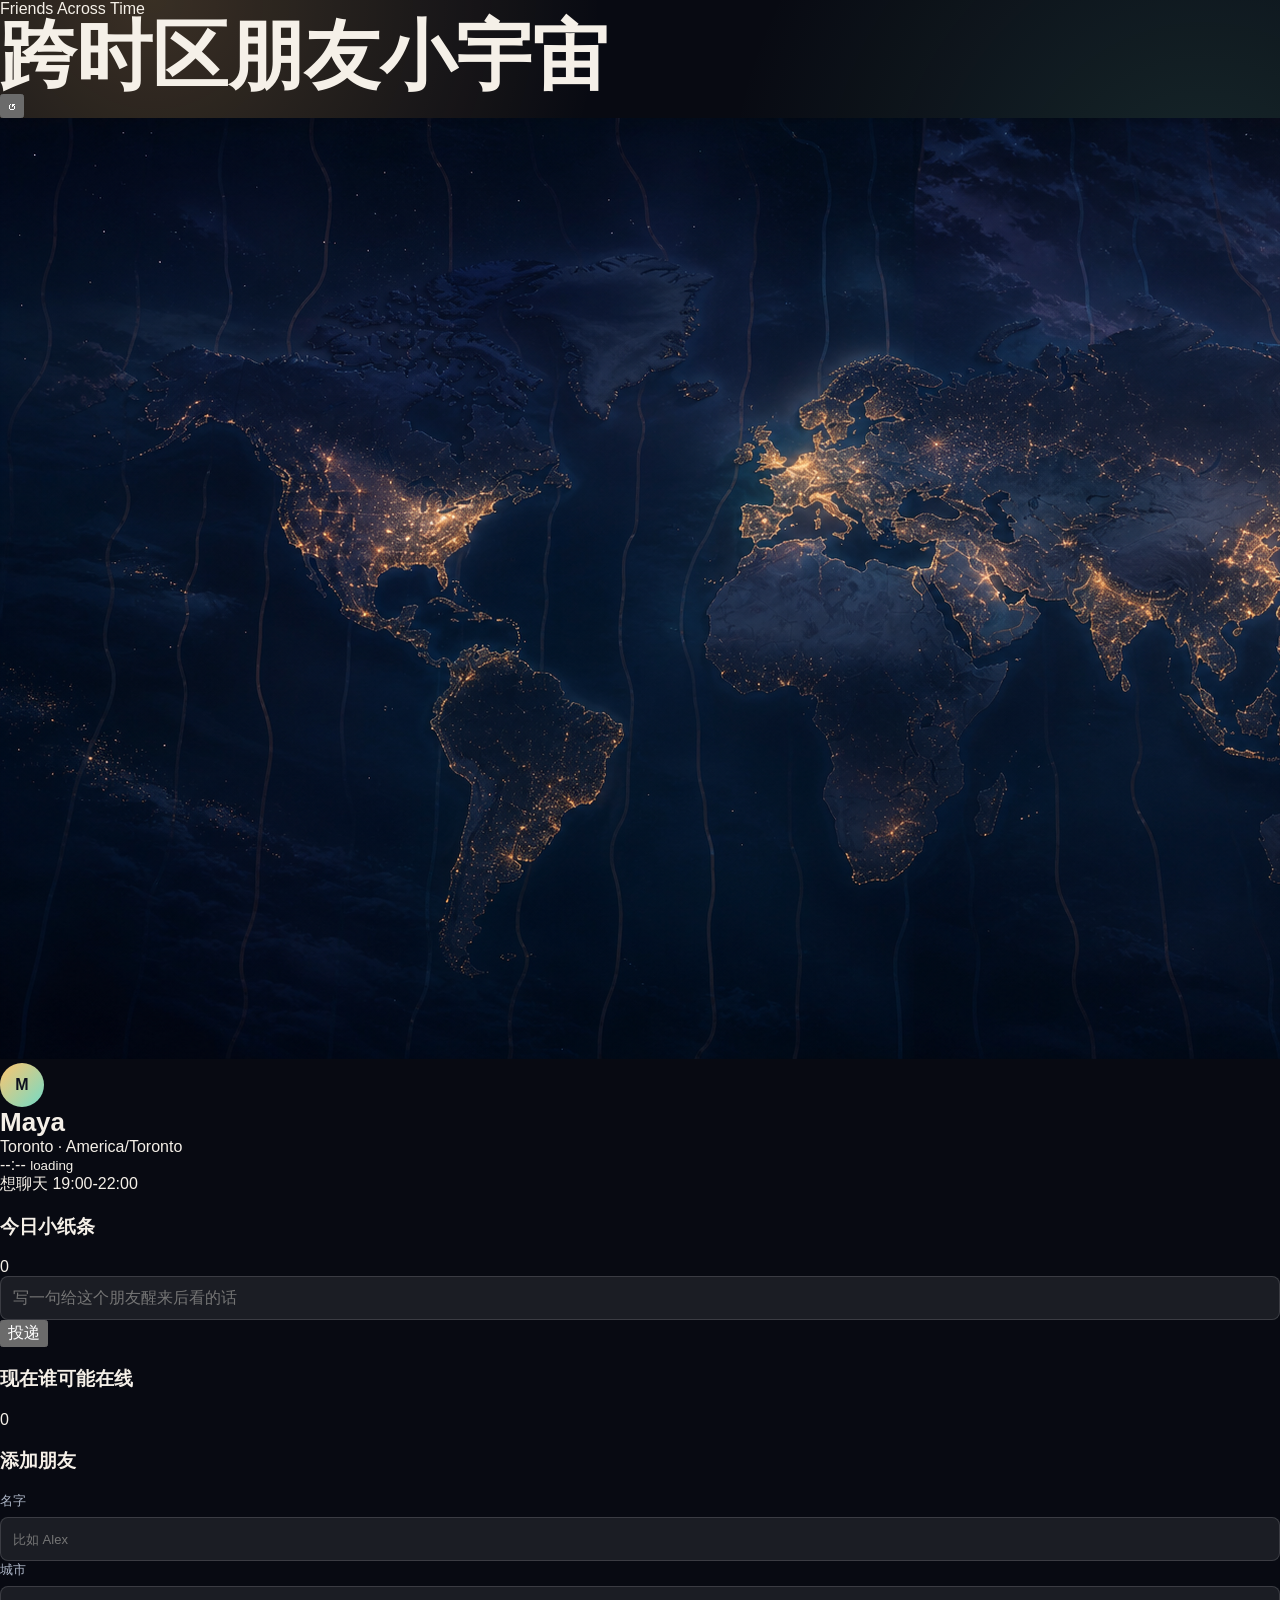
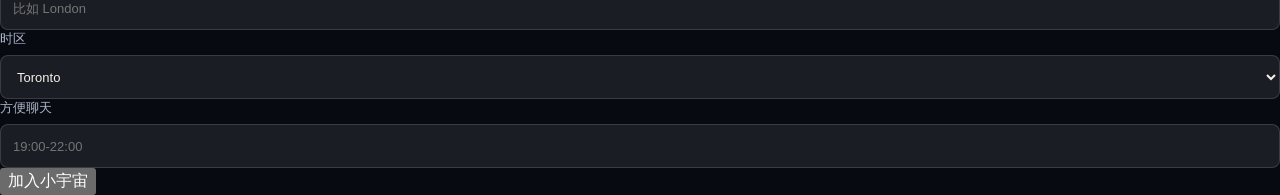
<file: friends.html>
<!doctype html>
<html lang="zh-CN">
  <head>
    <meta charset="utf-8" />
    <meta name="viewport" content="width=device-width, initial-scale=1" />
    <title>跨时区朋友小宇宙</title>
    <link rel="stylesheet" href="styles.css" />
  </head>
  <body>
    <main class="app-shell">
      <section class="sky-panel" aria-label="朋友时区总览">
        <div class="topbar">
          <div>
            <p class="eyebrow">Friends Across Time</p>
            <h1>跨时区朋友小宇宙</h1>
          </div>
          <button class="icon-button" id="resetDemo" title="恢复示例数据" aria-label="恢复示例数据">↺</button>
        </div>

        <div class="time-ribbon" id="timeRibbon" aria-label="24小时时间带"></div>

        <div class="orbit-wrap">
          <img src="night-world.png" alt="" class="world-art" />
          <div class="orbit" id="friendOrbit"></div>
        </div>
      </section>

      <aside class="detail-panel" aria-label="朋友详情">
        <div class="friend-card">
          <div class="friend-head">
            <div class="avatar" id="activeAvatar">M</div>
            <div>
              <h2 id="activeName">Maya</h2>
              <p id="activePlace">Toronto · America/Toronto</p>
            </div>
          </div>
          <div class="local-time">
            <span id="activeTime">--:--</span>
            <small id="activePhase">loading</small>
          </div>
          <div class="status-row">
            <span id="activeMood">想聊天</span>
            <span id="activeWindow">19:00-22:00</span>
          </div>
        </div>

        <section class="tool-section">
          <div class="section-title">
            <h3>今日小纸条</h3>
            <span id="noteCount">0</span>
          </div>
          <form id="noteForm" class="note-form">
            <input id="noteInput" type="text" maxlength="80" placeholder="写一句给这个朋友醒来后看的话" />
            <button type="submit">投递</button>
          </form>
          <div id="notesList" class="notes-list"></div>
        </section>

        <section class="tool-section">
          <div class="section-title">
            <h3>现在谁可能在线</h3>
            <span id="awakeCount">0</span>
          </div>
          <div id="awakeList" class="awake-list"></div>
        </section>

        <section class="tool-section">
          <div class="section-title">
            <h3>添加朋友</h3>
          </div>
          <form id="friendForm" class="friend-form">
            <label>
              名字
              <input id="friendName" required maxlength="18" placeholder="比如 Alex" />
            </label>
            <label>
              城市
              <input id="friendCity" required maxlength="24" placeholder="比如 London" />
            </label>
            <label>
              时区
              <select id="friendZone">
                <option value="America/Toronto">Toronto</option>
                <option value="America/New_York">New York / 纽约</option>
                <option value="America/Los_Angeles">Los Angeles</option>
                <option value="America/Los_Angeles">California / 加州</option>
                <option value="Europe/London">London</option>
                <option value="Europe/Paris">Paris</option>
                <option value="Asia/Shanghai">Shanghai</option>
                <option value="Asia/Shanghai">Kunming / 中国昆明</option>
                <option value="Asia/Tokyo">Tokyo</option>
                <option value="Australia/Sydney">Sydney</option>
              </select>
            </label>
            <label>
              方便聊天
              <input id="friendWindow" maxlength="13" placeholder="19:00-22:00" />
            </label>
            <button type="submit">加入小宇宙</button>
          </form>
        </section>
      </aside>
    </main>

    <script src="app.js"></script>
  </body>
</html>
</file>
<file: styles.css>
:root {
  color-scheme: dark;
  --bg: #080a12;
  --panel: rgba(14, 18, 30, 0.9);
  --line: rgba(255, 255, 255, 0.14);
  --text: #f5f0e8;
  --muted: #aeb7c8;
  --warm: #ffc56e;
  --teal: #72dbc7;
  --rose: #ff8b8b;
}

* {
  box-sizing: border-box;
}

body {
  margin: 0;
  min-height: 100vh;
  font-family: "Segoe UI", Arial, sans-serif;
  background:
    radial-gradient(circle at 12% 0%, rgba(255, 197, 110, 0.2), transparent 28rem),
    radial-gradient(circle at 94% 12%, rgba(114, 219, 199, 0.14), transparent 30rem),
    var(--bg);
  color: var(--text);
}

button,
input,
select {
  font: inherit;
}

.shell {
  width: min(1080px, calc(100% - 28px));
  margin: 0 auto;
  padding: 18px 0 40px;
}

.hero {
  position: relative;
  min-height: 280px;
  border: 1px solid var(--line);
  border-radius: 8px;
  overflow: hidden;
  background: #111725;
}

.hero img {
  position: absolute;
  inset: 0;
  width: 100%;
  height: 100%;
  object-fit: cover;
  opacity: 0.56;
}

.heroText {
  position: relative;
  max-width: 680px;
  padding: 28px;
}

.heroText p {
  margin: 0 0 8px;
  color: var(--teal);
  font-size: 12px;
  text-transform: uppercase;
}

h1,
h2,
p {
  margin: 0;
}

h1 {
  font-size: clamp(40px, 10vw, 76px);
  line-height: 1;
  letter-spacing: 0;
}

.heroText span,
.panelHead p,
.statusText {
  color: var(--muted);
  line-height: 1.55;
}

.heroText span {
  display: block;
  max-width: 520px;
  margin-top: 14px;
  font-size: 17px;
}

.panel {
  margin-top: 14px;
  border: 1px solid var(--line);
  border-radius: 8px;
  background: var(--panel);
  padding: 18px;
}

.panelHead {
  display: flex;
  align-items: center;
  justify-content: space-between;
  gap: 14px;
  margin-bottom: 16px;
}

h2 {
  font-size: 26px;
}

.profileForm {
  display: grid;
  grid-template-columns: repeat(3, minmax(0, 1fr));
  gap: 12px;
}

.messageForm {
  display: grid;
  grid-template-columns: minmax(130px, 0.4fr) minmax(0, 1fr) auto;
  gap: 12px;
}

label {
  display: grid;
  gap: 7px;
  color: var(--muted);
  font-size: 13px;
}

.wide {
  grid-column: span 2;
}

input,
select {
  min-height: 44px;
  width: 100%;
  border: 1px solid var(--line);
  border-radius: 8px;
  background: rgba(255, 255, 255, 0.08);
  color: var(--text);
  padding: 0 12px;
}

select option {
  color: #121622;
}

.primaryButton,
.ghostButton {
  min-height: 44px;
  border-radius: 8px;
  cursor: pointer;
  font-weight: 800;
}

.primaryButton {
  align-self: end;
  border: 0;
  background: linear-gradient(135deg, var(--warm), #ff8b6f);
  color: #19100b;
  padding: 0 16px;
}

.ghostButton {
  border: 1px solid var(--line);
  background: rgba(255, 255, 255, 0.08);
  color: var(--text);
  padding: 0 14px;
}

.statusText {
  min-height: 22px;
  margin-top: 12px;
  font-size: 13px;
}

.liveBadge {
  border: 1px solid rgba(114, 219, 199, 0.3);
  border-radius: 999px;
  color: var(--teal);
  background: rgba(114, 219, 199, 0.08);
  padding: 7px 10px;
  font-size: 13px;
}

.liveBadge.error {
  border-color: rgba(255, 139, 139, 0.4);
  color: var(--rose);
  background: rgba(255, 139, 139, 0.08);
}

.friendsList {
  display: grid;
  grid-template-columns: repeat(auto-fit, minmax(240px, 1fr));
  gap: 12px;
}

.messagesList {
  display: grid;
  gap: 10px;
  margin-top: 14px;
}

.messageItem {
  border: 1px solid var(--line);
  border-radius: 8px;
  background: rgba(255, 255, 255, 0.06);
  padding: 12px;
}

.messageTop {
  display: flex;
  align-items: baseline;
  justify-content: space-between;
  gap: 10px;
}

.messageActions {
  display: flex;
  align-items: center;
  gap: 10px;
}

.messageTop strong {
  font-size: 16px;
}

.messageTop small {
  color: var(--muted);
}

.replyButton {
  min-height: 30px;
  border: 1px solid var(--line);
  border-radius: 999px;
  background: rgba(255, 255, 255, 0.07);
  color: var(--teal);
  cursor: pointer;
  font-size: 12px;
  font-weight: 750;
  padding: 0 10px;
}

.messageItem p {
  margin-top: 8px;
  color: #e8edf5;
  line-height: 1.55;
}

.repliesSection {
  display: grid;
  gap: 8px;
  margin-top: 12px;
  padding-left: 16px;
  border-left: 2px solid rgba(114, 219, 199, 0.28);
}

.replyItem {
  border: 1px solid rgba(255, 255, 255, 0.1);
  border-radius: 6px;
  background: rgba(8, 10, 18, 0.36);
  padding: 10px;
}

.replyTop {
  display: flex;
  align-items: baseline;
  justify-content: space-between;
  gap: 10px;
}

.replyTop small,
.noReplies {
  color: var(--muted);
  font-size: 12px;
}

.replyItem p {
  margin-top: 5px;
}

.noReplies {
  margin: 0;
}

.inlineReplyForm {
  display: grid;
  grid-template-columns: minmax(110px, 0.3fr) minmax(0, 1fr);
  gap: 8px;
  margin-top: 4px;
}

.replyFormActions {
  grid-column: 1 / -1;
  display: flex;
  justify-content: flex-end;
  gap: 8px;
}

.cancelReplyButton,
.sendReplyButton {
  min-height: 36px;
  border-radius: 7px;
  cursor: pointer;
  font-weight: 750;
  padding: 0 12px;
}

.cancelReplyButton {
  border: 1px solid var(--line);
  background: rgba(255, 255, 255, 0.06);
  color: var(--muted);
}

.sendReplyButton {
  border: 0;
  background: var(--teal);
  color: #07130f;
}

.friendCard {
  min-height: 190px;
  border: 1px solid var(--line);
  border-radius: 8px;
  background: rgba(255, 255, 255, 0.06);
  padding: 14px;
}

.friendTop {
  display: flex;
  justify-content: space-between;
  gap: 10px;
  align-items: flex-start;
}

.friendTools {
  display: flex;
  align-items: center;
  gap: 9px;
}

.deleteFriendButton {
  min-height: 30px;
  border: 1px solid rgba(255, 139, 139, 0.28);
  border-radius: 7px;
  background: rgba(255, 139, 139, 0.08);
  color: #ffb4b4;
  cursor: pointer;
  font-size: 12px;
  font-weight: 750;
  padding: 0 9px;
}

.avatar {
  display: grid;
  place-items: center;
  width: 44px;
  height: 44px;
  border-radius: 50%;
  background: linear-gradient(135deg, var(--warm), var(--teal));
  color: #0d111e;
  font-weight: 900;
}

.friendTime {
  color: var(--warm);
  font-size: 28px;
  font-weight: 850;
  line-height: 1;
}

.friendName {
  display: block;
  margin-top: 13px;
  font-size: 22px;
  font-weight: 850;
}

.friendMeta,
.friendNote,
.updatedAt {
  display: block;
  color: var(--muted);
  line-height: 1.45;
}

.friendMeta {
  margin-top: 4px;
}

.chips {
  display: flex;
  flex-wrap: wrap;
  gap: 8px;
  margin-top: 12px;
}

.chip {
  border: 1px solid var(--line);
  border-radius: 999px;
  padding: 6px 9px;
  background: rgba(255, 255, 255, 0.07);
  font-size: 12px;
}

.friendNote {
  margin-top: 12px;
  color: #e8edf5;
}

.updatedAt {
  margin-top: 10px;
  font-size: 12px;
}

.empty {
  grid-column: 1 / -1;
  color: var(--muted);
  padding: 22px 0;
  text-align: center;
}

@media (max-width: 760px) {
  .hero {
    min-height: 230px;
  }

  .heroText {
    padding: 22px;
  }

  .profileForm {
    grid-template-columns: 1fr;
  }

  .messageForm {
    grid-template-columns: 1fr;
  }

  .inlineReplyForm {
    grid-template-columns: 1fr;
  }

  .replyFormActions {
    grid-column: auto;
  }

  .repliesSection {
    padding-left: 10px;
  }

  .wide {
    grid-column: auto;
  }

  .panelHead {
    align-items: flex-start;
  }
}
</file>
